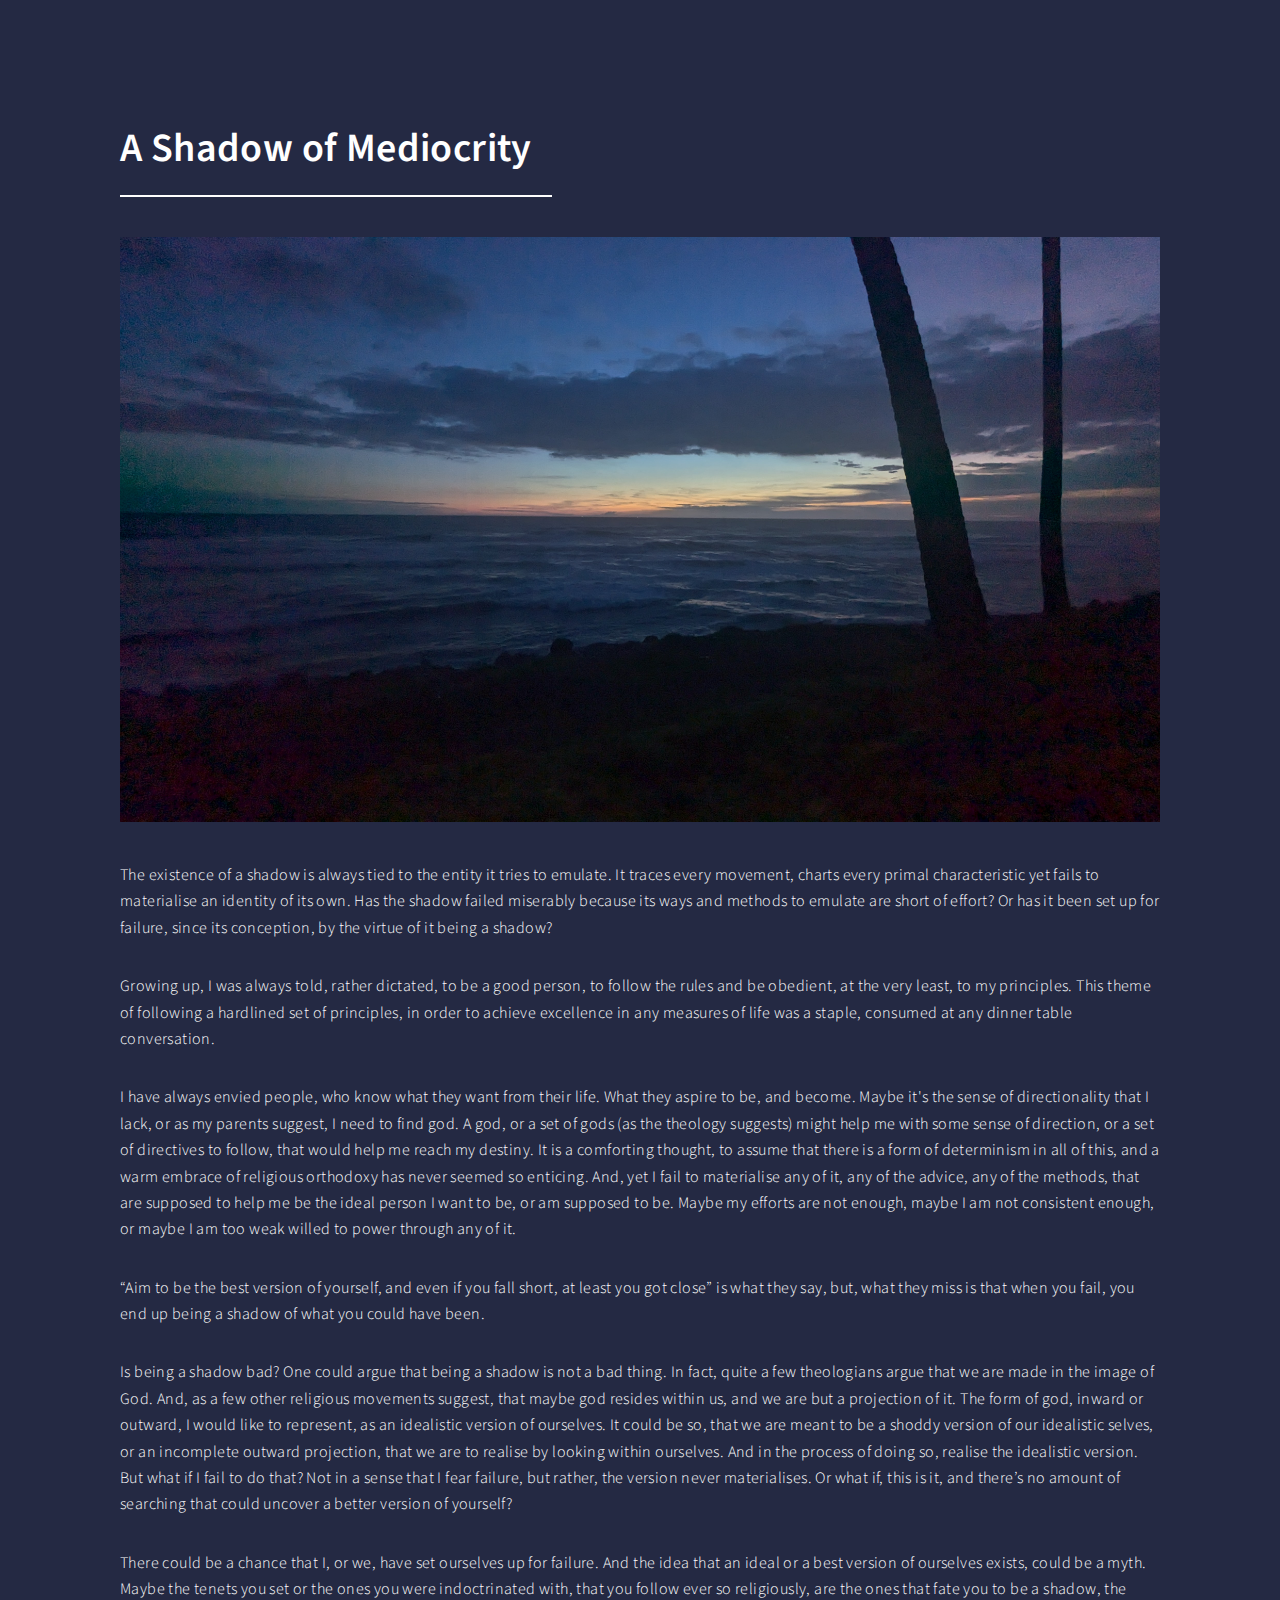
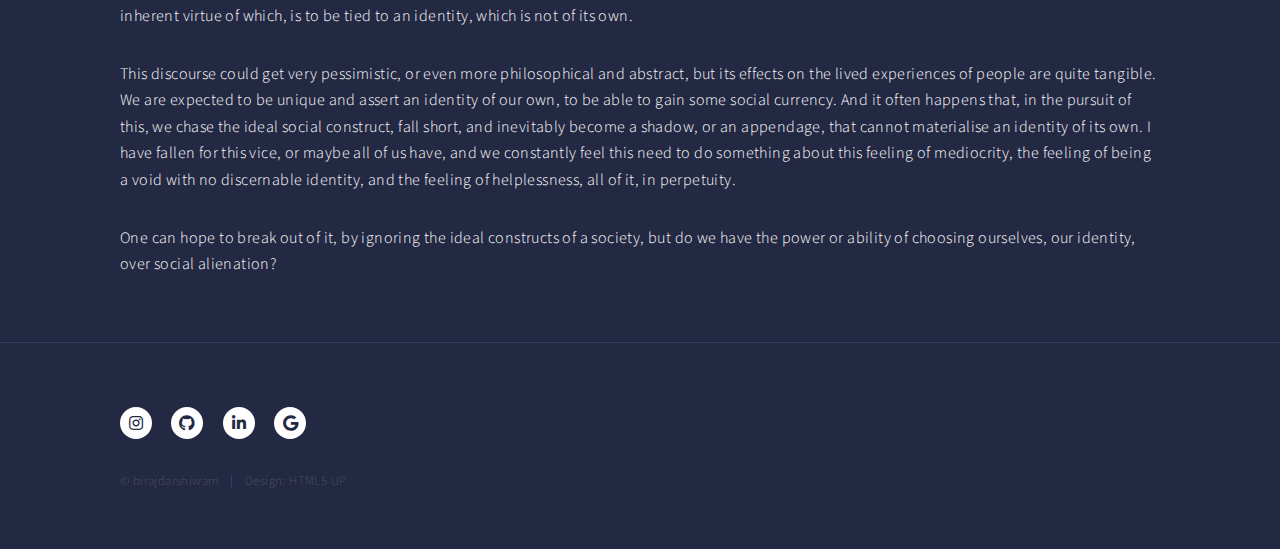
<file: ASOM.html>
<!DOCTYPE HTML>

<html>
	<head>
		<title>A Shadow of Mediocrity</title>
		<meta charset="utf-8" />
		<meta name="viewport" content="width=device-width, initial-scale=1, user-scalable=no" />
		<link rel="stylesheet" href="assets/css/main.css" />
		<noscript><link rel="stylesheet" href="assets/css/noscript.css" /></noscript>
	</head>
	<body class="is-preload">

		<!-- Wrapper-->
			<div id="wrapper">

				<!-- Header 
					<header id="header">
						<a href="index.html" class="logo"><strong>Forty</strong> <span>by HTML5 UP</span></a>
						<nav>
							<a href="#menu">Menu</a>
						</nav>
					</header> -->

				<!-- Menu 
					<nav id="menu">
						<ul class="links">
							<li><a href="index.html">Home</a></li>
							<li><a href="landing.html">Landing</a></li>
							<li><a href="generic.html">Generic</a></li>
							<li><a href="elements.html">Elements</a></li>
						</ul>
						<ul class="actions stacked">
							<li><a href="#" class="button primary fit">Get Started</a></li>
							<li><a href="#" class="button fit">Log In</a></li>
						</ul>
					</nav>-->
				<!-- Main -->
					<div id="main" class="alt">

						<!-- One -->
							<section id="one">
								<div class="inner">
									<header class="major">
										<h1>A Shadow of Mediocrity</h1>
									</header>
									<span class="image main"><img src="images/banner.jpg" alt="" /></span>
									<p>The existence of a shadow is always tied to the entity it tries to emulate. It traces every movement, charts every primal characteristic yet fails to materialise an identity of its own. Has the shadow failed miserably because its ways and methods to emulate are short of effort? Or has it been set up for failure, since its conception, by the virtue of it being a shadow? </p>
									<p>Growing up, I was always told, rather dictated, to be a good person, to follow the rules and be obedient, at the very least, to my principles. This theme of following a hardlined set of principles, in order to achieve excellence in any measures of life was a staple, consumed at any dinner table conversation. </p>
							        <p>I have always envied people, who know what they want from their life. What they aspire to be, and become. Maybe it's the sense of directionality that I lack, or as my parents suggest, I need to find god. A god, or a set of gods (as the theology suggests) might help me with some sense of direction, or a set of directives to follow, that would help me reach my destiny. It is a comforting thought, to assume that there is a form of determinism in all of this, and a warm embrace of religious orthodoxy has never seemed so enticing. 
And, yet I fail to materialise any of it, any of the advice, any of the methods, that are supposed to help me be the ideal person I want to be, or am supposed to be. Maybe my efforts are not enough, maybe I am not consistent enough, or maybe I am too weak willed to power through any of it.
</p>
<p> “Aim to be the best version of yourself, and even if you fall short, at least you got close” is what they say, but, what they miss is that when you fail, you end up being a shadow of what you could have been. </p>
<p>Is being a shadow bad? 
One could argue that being a shadow is not a bad thing. In fact, quite a few theologians argue that we are made in the image of God. And, as a few other religious movements suggest, that maybe god resides within us, and we are but a projection of it. The form of god, inward or outward, I would like to represent, as an idealistic version of ourselves.  It could be so, that we are meant to be a shoddy version of our idealistic selves, or an incomplete outward projection, that we are to realise by looking within ourselves. And in the process of doing so, realise the idealistic version. 
But what if I fail to do that? Not in a sense that I fear failure, but rather, the version never materialises. Or what if, this is it, and there’s no amount of searching that could uncover a better version of yourself? 
</p>
<p>There could be a chance that I, or we, have set ourselves up for failure. And the idea that an ideal or a best version of ourselves exists, could be a myth. Maybe the tenets you set or the ones you were indoctrinated with, that you follow ever so religiously, are the ones that fate you to be a shadow, the inherent virtue of which, is to be tied to an identity, which is not of its own.</p>
<p>
This discourse could get very pessimistic, or even more philosophical and abstract, but its effects on the lived experiences of people are quite tangible. We are expected to be unique and assert an identity of our own, to be able to gain some social currency. And it often happens that, in the pursuit of this, we chase the ideal social construct, fall short, and inevitably become a shadow, or an appendage, that cannot materialise an identity of its own. 
I have fallen for this vice, or maybe all of us have, and we constantly feel this need to do something about this feeling of mediocrity, the feeling of being a void with no discernable identity, and the feeling of helplessness, all of it, in perpetuity. 
</p> 
<p>One can hope to break out of it, by ignoring the ideal constructs of a society, but do we have the power or ability  of choosing ourselves, our identity, over social alienation?
</p>
                        </div>
							</section>

					</div>

				<!-- Contact 
					<section id="contact">
						<div class="inner">
							<section>
								<form method="post" action="#">
									<div class="fields">
										<div class="field half">
											<label for="name">Name</label>
											<input type="text" name="name" id="name" />
										</div>
										<div class="field half">
											<label for="email">Email</label>
											<input type="text" name="email" id="email" />
										</div>
										<div class="field">
											<label for="message">Message</label>
											<textarea name="message" id="message" rows="6"></textarea>
										</div>
									</div>
									<ul class="actions">
										<li><input type="submit" value="Send Message" class="primary" /></li>
										<li><input type="reset" value="Clear" /></li>
									</ul>
								</form>
							</section>
							<section class="split">
								<section>
									<div class="contact-method">
										<span class="icon solid alt fa-envelope"></span>
										<h3>Email</h3>
										<a href="#">information@untitled.tld</a>
									</div>
								</section>
								<section>
									<div class="contact-method">
										<span class="icon solid alt fa-phone"></span>
										<h3>Phone</h3>
										<span>(000) 000-0000 x12387</span>
									</div>
								</section>
								<section>
									<div class="contact-method">
										<span class="icon solid alt fa-home"></span>
										<h3>Address</h3>
										<span>1234 Somewhere Road #5432<br />
										Nashville, TN 00000<br />
										United States of America</span>
									</div>
								</section>
							</section>
						</div>
					</section> -->

				<!-- Footer -->
					<footer id="footer">
						<div class="inner">
							<ul class="icons">
								<li><a href="https://www.instagram.com/birajdarshiwam/" class="icon brands alt fa-instagram"><span class="label">Instagram</span></a></li>
								<li><a href="https://github.com/birajdarshiwam" class="icon brands alt fa-github"><span class="label">GitHub</span></a></li>
								<li><a href="https://www.linkedin.com/in/shiwam-birajdar-278053170/" class="icon brands alt fa-linkedin-in"><span class="label">LinkedIn</span></a></li>
								<li><a href="mailto:shiwambba2027@email.iimcal.ac.in" class="icon brands alt fa-google"><span class="label">Gmail</span></a></li>
							</ul>
							<ul class="copyright">
								<li>&copy; birajdarshiwam</li><li>Design: HTML5 UP</li>
							</ul>
						</div>
					</footer>

			</div>

		<!-- Scripts -->
			<script src="assets/js/jquery.min.js"></script>
			<script src="assets/js/jquery.scrolly.min.js"></script>
			<script src="assets/js/jquery.scrollex.min.js"></script>
			<script src="assets/js/browser.min.js"></script>
			<script src="assets/js/breakpoints.min.js"></script>
			<script src="assets/js/util.js"></script>
			<script src="assets/js/main.js"></script>

	</body>
</html>
</file>
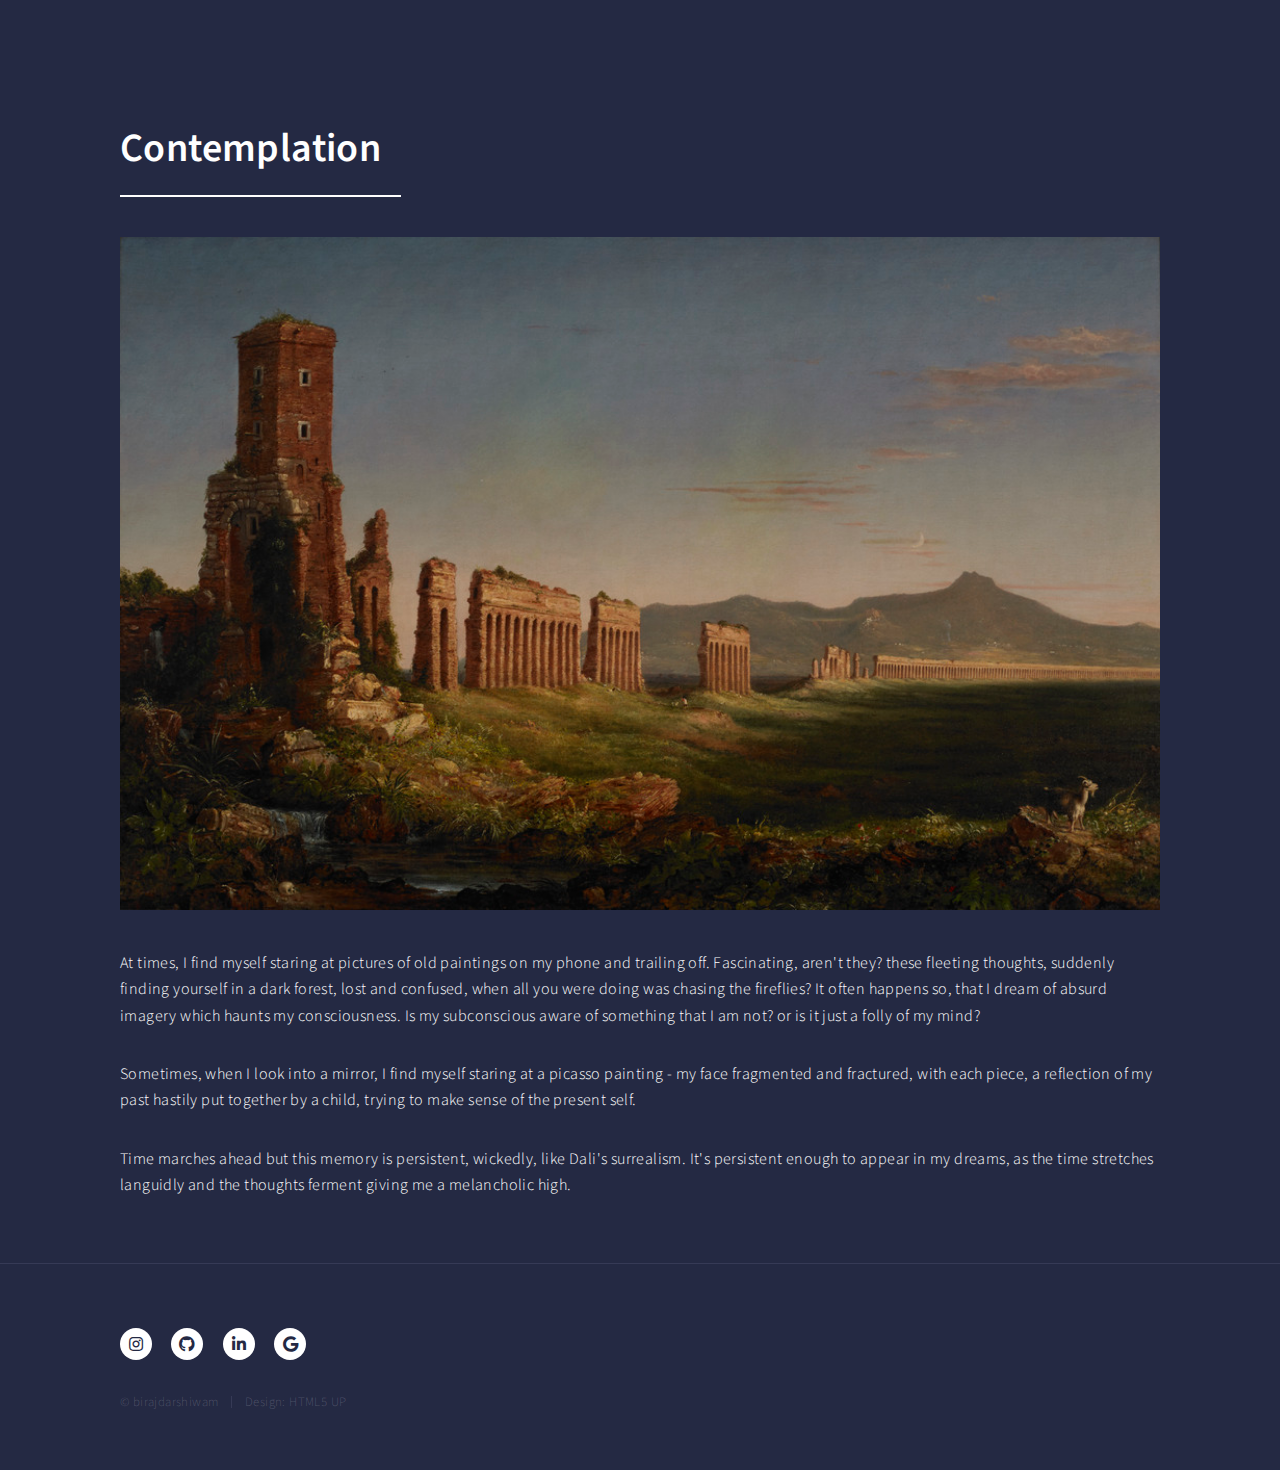
<file: cont.html>
<!DOCTYPE HTML>

<html>
	<head>
		<title>Contemplation</title>
		<meta charset="utf-8" />
		<meta name="viewport" content="width=device-width, initial-scale=1, user-scalable=no" />
		<link rel="stylesheet" href="assets/css/main.css" />
		<noscript><link rel="stylesheet" href="assets/css/noscript.css" /></noscript>
	</head>
	<body class="is-preload">

		<!-- Wrapper-->
			<div id="wrapper">

				<!-- Header 
					<header id="header">
						<a href="index.html" class="logo"><strong>Forty</strong> <span>by HTML5 UP</span></a>
						<nav>
							<a href="#menu">Menu</a>
						</nav>
					</header> -->

				<!-- Menu 
					<nav id="menu">
						<ul class="links">
							<li><a href="index.html">Home</a></li>
							<li><a href="landing.html">Landing</a></li>
							<li><a href="generic.html">Generic</a></li>
							<li><a href="elements.html">Elements</a></li>
						</ul>
						<ul class="actions stacked">
							<li><a href="#" class="button primary fit">Get Started</a></li>
							<li><a href="#" class="button fit">Log In</a></li>
						</ul>
					</nav>-->
				<!-- Main -->
					<div id="main" class="alt">

						<!-- One -->
							<section id="one">
								<div class="inner">
									<header class="major">
										<h1>Contemplation</h1>
									</header>
									<span class="image main"><img src="images/pic11.jpg" alt="" /></span>
									<p>At times, I find myself staring at pictures of old paintings on my phone and trailing off. Fascinating, aren't they? these fleeting thoughts, suddenly finding yourself in a dark forest, lost and confused, when all you were doing was chasing the fireflies? It often happens so, that I dream of absurd imagery which haunts my consciousness. Is my subconscious aware of something that I am not? or is it just a folly of my mind?</p>
									<p>Sometimes, when I look into a mirror, I find myself staring at a picasso painting - my face fragmented and fractured, with each piece, a reflection of my past hastily put together by a child, trying to make sense of the present self.</p>
									<p>Time marches ahead but this memory is persistent, wickedly, like  Dali's surrealism. It's persistent enough to appear in my dreams, as the time stretches languidly and the thoughts ferment giving me a melancholic high.</p>
								</div>
							</section>

					</div>

				<!-- Contact 
					<section id="contact">
						<div class="inner">
							<section>
								<form method="post" action="#">
									<div class="fields">
										<div class="field half">
											<label for="name">Name</label>
											<input type="text" name="name" id="name" />
										</div>
										<div class="field half">
											<label for="email">Email</label>
											<input type="text" name="email" id="email" />
										</div>
										<div class="field">
											<label for="message">Message</label>
											<textarea name="message" id="message" rows="6"></textarea>
										</div>
									</div>
									<ul class="actions">
										<li><input type="submit" value="Send Message" class="primary" /></li>
										<li><input type="reset" value="Clear" /></li>
									</ul>
								</form>
							</section>
							<section class="split">
								<section>
									<div class="contact-method">
										<span class="icon solid alt fa-envelope"></span>
										<h3>Email</h3>
										<a href="#">information@untitled.tld</a>
									</div>
								</section>
								<section>
									<div class="contact-method">
										<span class="icon solid alt fa-phone"></span>
										<h3>Phone</h3>
										<span>(000) 000-0000 x12387</span>
									</div>
								</section>
								<section>
									<div class="contact-method">
										<span class="icon solid alt fa-home"></span>
										<h3>Address</h3>
										<span>1234 Somewhere Road #5432<br />
										Nashville, TN 00000<br />
										United States of America</span>
									</div>
								</section>
							</section>
						</div>
					</section> -->

				<!-- Footer -->
					<footer id="footer">
						<div class="inner">
							<ul class="icons">
								<li><a href="https://www.instagram.com/birajdarshiwam/" class="icon brands alt fa-instagram"><span class="label">Instagram</span></a></li>
								<li><a href="https://github.com/birajdarshiwam" class="icon brands alt fa-github"><span class="label">GitHub</span></a></li>
								<li><a href="https://www.linkedin.com/in/shiwam-birajdar-278053170/" class="icon brands alt fa-linkedin-in"><span class="label">LinkedIn</span></a></li>
								<li><a href="mailto:shiwambba2027@email.iimcal.ac.in" class="icon brands alt fa-google"><span class="label">Gmail</span></a></li>
							</ul>
							<ul class="copyright">
								<li>&copy; birajdarshiwam</li><li>Design: HTML5 UP</li>
							</ul>
						</div>
					</footer>

			</div>

		<!-- Scripts -->
			<script src="assets/js/jquery.min.js"></script>
			<script src="assets/js/jquery.scrolly.min.js"></script>
			<script src="assets/js/jquery.scrollex.min.js"></script>
			<script src="assets/js/browser.min.js"></script>
			<script src="assets/js/breakpoints.min.js"></script>
			<script src="assets/js/util.js"></script>
			<script src="assets/js/main.js"></script>

	</body>
</html>
</file>
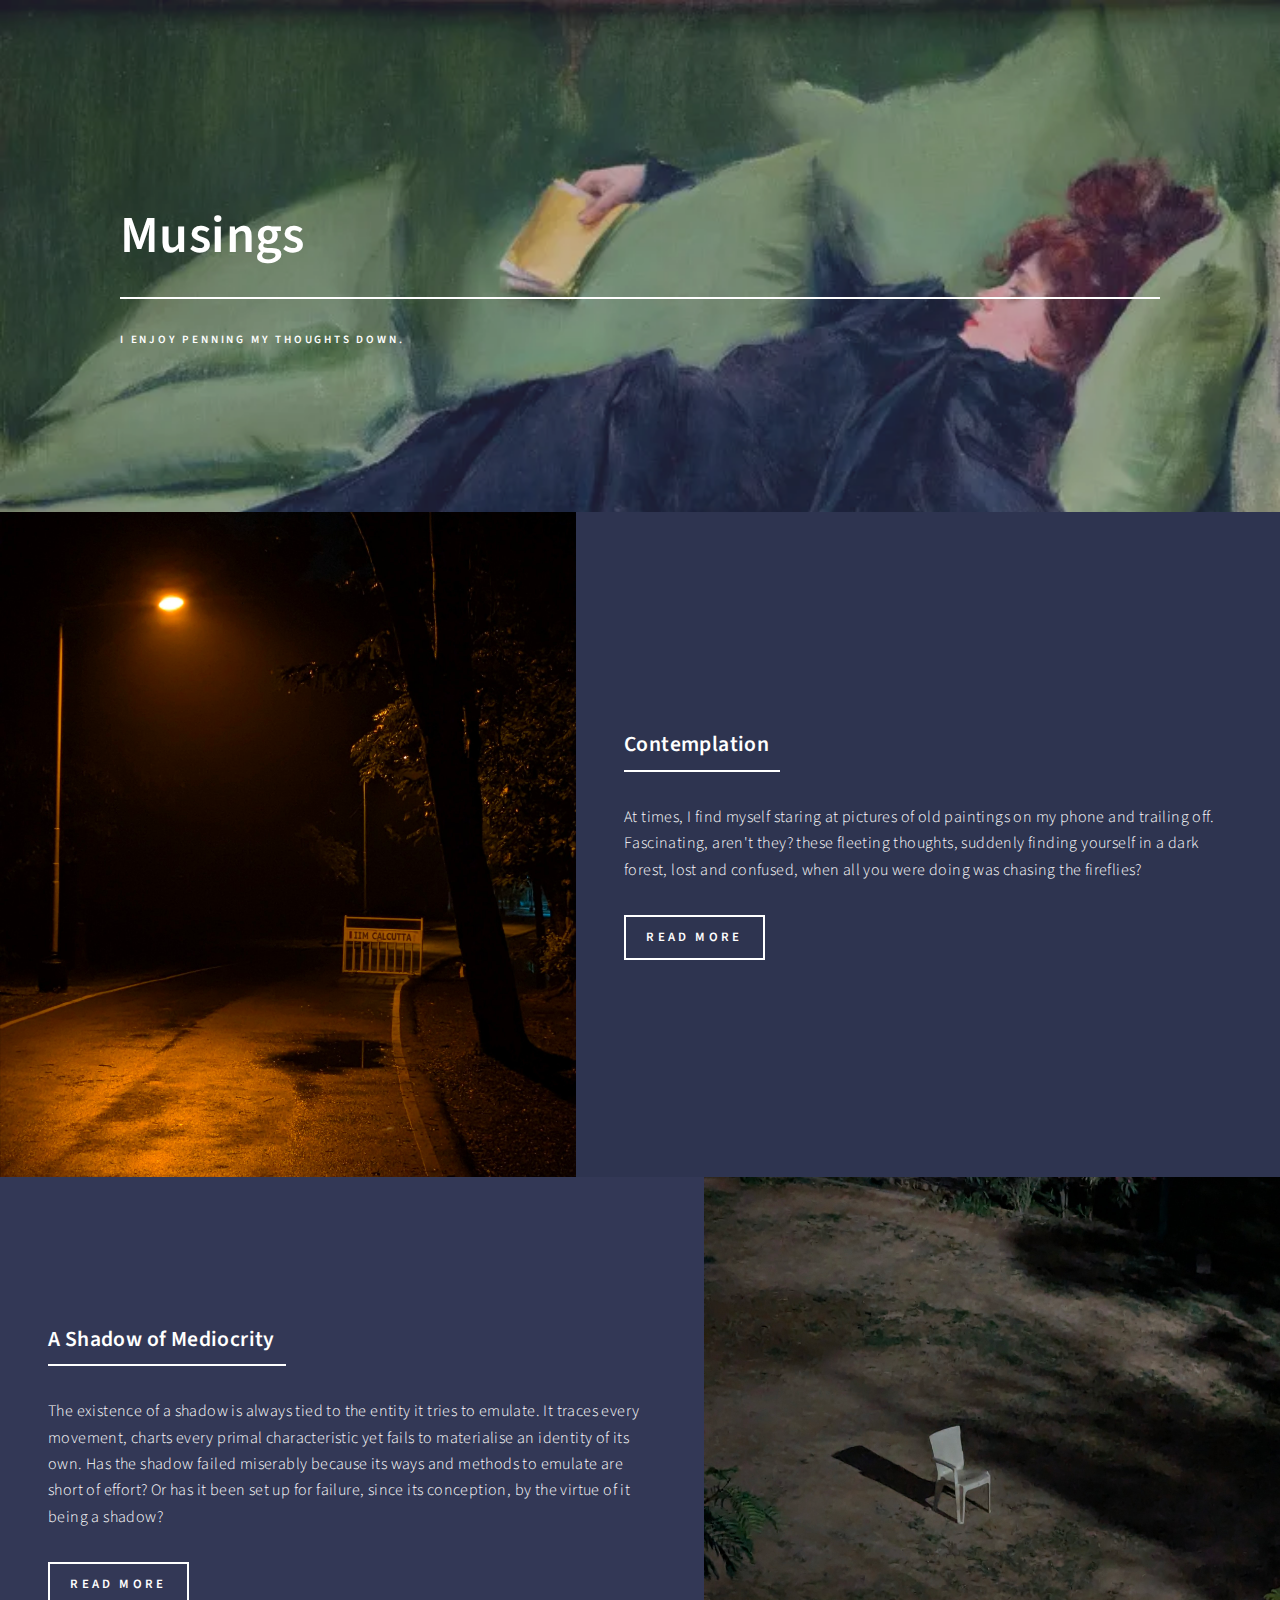
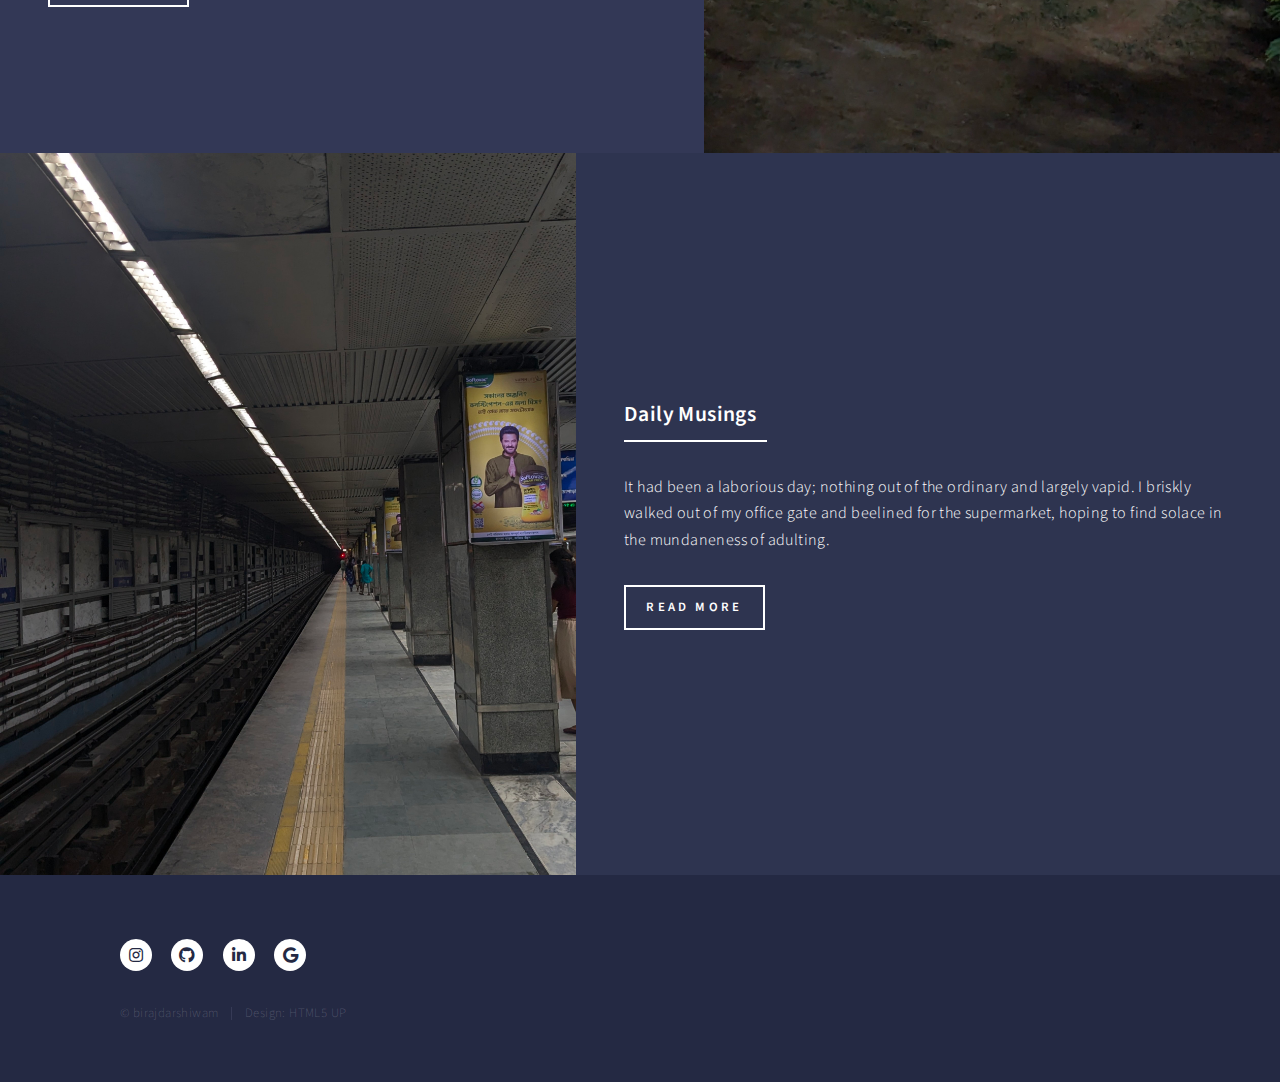
<file: landing.html>
<!DOCTYPE HTML>

<html>
	<head>
		<title>Musings</title>
		<meta charset="utf-8" />
		<meta name="viewport" content="width=device-width, initial-scale=1, user-scalable=no" />
		<link rel="stylesheet" href="assets/css/main.css" />
		<noscript><link rel="stylesheet" href="assets/css/noscript.css" /></noscript>
	</head>
	<body class="is-preload"> 

		
			<div id="wrapper">

				<!-- Header -->
				<!-- Note: The "styleN" class below should match that of the banner element. -->
					<!--<header id="header" class="alt style2">
						<a href="index.html" class="logo"><strong>Forty</strong> <span>by HTML5 UP</span></a>
						<nav>
							<a href="#menu">Menu</a>
						</nav>
					</header>

				<!-- Menu -->
					<!--<nav id="menu">
						<ul class="links">
							<li><a href="index.html">Home</a></li>
							<li><a href="landing.html">Landing</a></li>
							<li><a href="generic.html">Generic</a></li>
							<li><a href="elements.html">Elements</a></li>
						</ul>
						<ul class="actions stacked">
							<li><a href="#" class="button primary fit">Get Started</a></li>
							<li><a href="#" class="button fit">Log In</a></li>
						</ul>
					</nav> -->

				<!-- Banner -->
				<!-- Note: The "styleN" class below should match that of the header element. -->
					<section id="banner" class="style2">
						<div class="inner">
							<span class="image">
								<img src="images/pic07.webp" alt="" />
							</span>
							<header class="major">
								<h1>Musings</h1>
							</header>
							<div class="content">
								<p>I enjoy penning my thoughts down.</p>
							</div>
						</div>
					</section>

				<!-- Main -->
					<div id="main">

						<!-- One 
							<section id="one">
								<div class="inner">
									<header class="major">
										<h2>Sed amet aliquam</h2>
									</header>
									<p>Nullam et orci eu lorem consequat tincidunt vivamus et sagittis magna sed nunc rhoncus condimentum sem. In efficitur ligula tate urna. Maecenas massa vel lacinia pellentesque lorem ipsum dolor. Nullam et orci eu lorem consequat tincidunt. Vivamus et sagittis libero. Nullam et orci eu lorem consequat tincidunt vivamus et sagittis magna sed nunc rhoncus condimentum sem. In efficitur ligula tate urna.</p>
								</div>
							</section>-->

						<!-- Two -->
							<section id="two" class="spotlights">
								<section>
									<a href="cont.html" class="image">
										<img src="images/pic07.jpg" alt="" data-position="center center" />
									</a>
									<div class="content">
										<div class="inner">
											<header class="major">
												<h3>Contemplation</h3>
											</header>
											<p>At times, I find myself staring at pictures of old paintings on my phone and trailing off. Fascinating, aren't they? these fleeting thoughts, suddenly finding yourself in a dark forest, lost and confused, when all you were doing was chasing the fireflies?</p>
											<ul class="actions">
												<li><a href="cont.html" class="button">Read more</a></li>
											</ul>
										</div>
									</div>
								</section>
								<section>
									<a href="ASOM.html" class="image">
										<img src="images/pic09.jpg" alt="" data-position="top center" />
									</a>
									<div class="content">
										<div class="inner">
											<header class="major">
												<h3>A Shadow of Mediocrity</h3>
											</header>
											<p>The existence of a shadow is always tied to the entity it tries to emulate. It traces every movement, charts every primal characteristic yet fails to materialise an identity of its own. Has the shadow failed miserably because its ways and methods to emulate are short of effort? Or has it been set up for failure, since its conception, by the virtue of it being a shadow?</p>
											<ul class="actions">
												<li><a href="ASOM.html" class="button">Read more</a></li>
											</ul>
										</div>
									</div>
								</section>
								<section>
									<a href="muse.html" class="image">
										<img src="images/pic10.jpg" alt="" data-position="25% 25%" />
									</a>
									<div class="content">
										<div class="inner">
											<header class="major">
												<h3>Daily Musings</h3>
											</header>
											<p>It had been a laborious day; nothing out of the ordinary and largely vapid. I briskly walked out of my office gate and beelined for the supermarket, hoping to find solace in the mundaneness of adulting.</p>
											<ul class="actions">
												<li><a href="muse.html" class="button">Read more</a></li>
											</ul>
										</div>
									</div>
								</section>
							</section>

						<!-- Three 
							<section id="three">
								<div class="inner">
									<header class="major">
										<h2>Massa libero</h2>
									</header>
									<p>Nullam et orci eu lorem consequat tincidunt vivamus et sagittis libero. Mauris aliquet magna magna sed nunc rhoncus pharetra. Pellentesque condimentum sem. In efficitur ligula tate urna. Maecenas laoreet massa vel lacinia pellentesque lorem ipsum dolor. Nullam et orci eu lorem consequat tincidunt. Vivamus et sagittis libero. Mauris aliquet magna magna sed nunc rhoncus amet pharetra et feugiat tempus.</p>
									<ul class="actions">
										<li><a href="generic.html" class="button next">Get Started</a></li>
									</ul>
								</div>
							</section> -->

					</div>

				<!-- Contact 
					<section id="contact">
						<div class="inner">
							<section>
								<form method="post" action="#">
									<div class="fields">
										<div class="field half">
											<label for="name">Name</label>
											<input type="text" name="name" id="name" />
										</div>
										<div class="field half">
											<label for="email">Email</label>
											<input type="text" name="email" id="email" />
										</div>
										<div class="field">
											<label for="message">Message</label>
											<textarea name="message" id="message" rows="6"></textarea>
										</div>
									</div>
									<ul class="actions">
										<li><input type="submit" value="Send Message" class="primary" /></li>
										<li><input type="reset" value="Clear" /></li>
									</ul>
								</form>
							</section>
							<section class="split">
								<section>
									<div class="contact-method">
										<span class="icon solid alt fa-envelope"></span>
										<h3>Email</h3>
										<a href="#">information@untitled.tld</a>
									</div>
								</section>
								<section>
									<div class="contact-method">
										<span class="icon solid alt fa-phone"></span>
										<h3>Phone</h3>
										<span>(000) 000-0000 x12387</span>
									</div>
								</section>
								<section>
									<div class="contact-method">
										<span class="icon solid alt fa-home"></span>
										<h3>Address</h3>
										<span>1234 Somewhere Road #5432<br />
										Nashville, TN 00000<br />
										United States of America</span>
									</div>
								</section>
							</section>
						</div>
					</section> -->

				<!-- Footer -->
					<footer id="footer">
						<div class="inner">
							<ul class="icons">
								<li><a href="https://www.instagram.com/birajdarshiwam/" class="icon brands alt fa-instagram"><span class="label">Instagram</span></a></li>
								<li><a href="https://github.com/birajdarshiwam" class="icon brands alt fa-github"><span class="label">GitHub</span></a></li>
								<li><a href="https://www.linkedin.com/in/shiwam-birajdar-278053170/" class="icon brands alt fa-linkedin-in"><span class="label">LinkedIn</span></a></li>
								<li><a href="mailto:shiwambba2027@email.iimcal.ac.in" class="icon brands alt fa-google"><span class="label">Gmail</span></a></li>
							</ul>
							<ul class="copyright">
								<li>&copy; birajdarshiwam</li><li>Design: HTML5 UP</li>
							</ul>
						</div>
					</footer>

			</div>

		<!-- Scripts -->
			<script src="assets/js/jquery.min.js"></script>
			<script src="assets/js/jquery.scrolly.min.js"></script>
			<script src="assets/js/jquery.scrollex.min.js"></script>
			<script src="assets/js/browser.min.js"></script>
			<script src="assets/js/breakpoints.min.js"></script>
			<script src="assets/js/util.js"></script>
			<script src="assets/js/main.js"></script>

	</body>
</html>
</file>
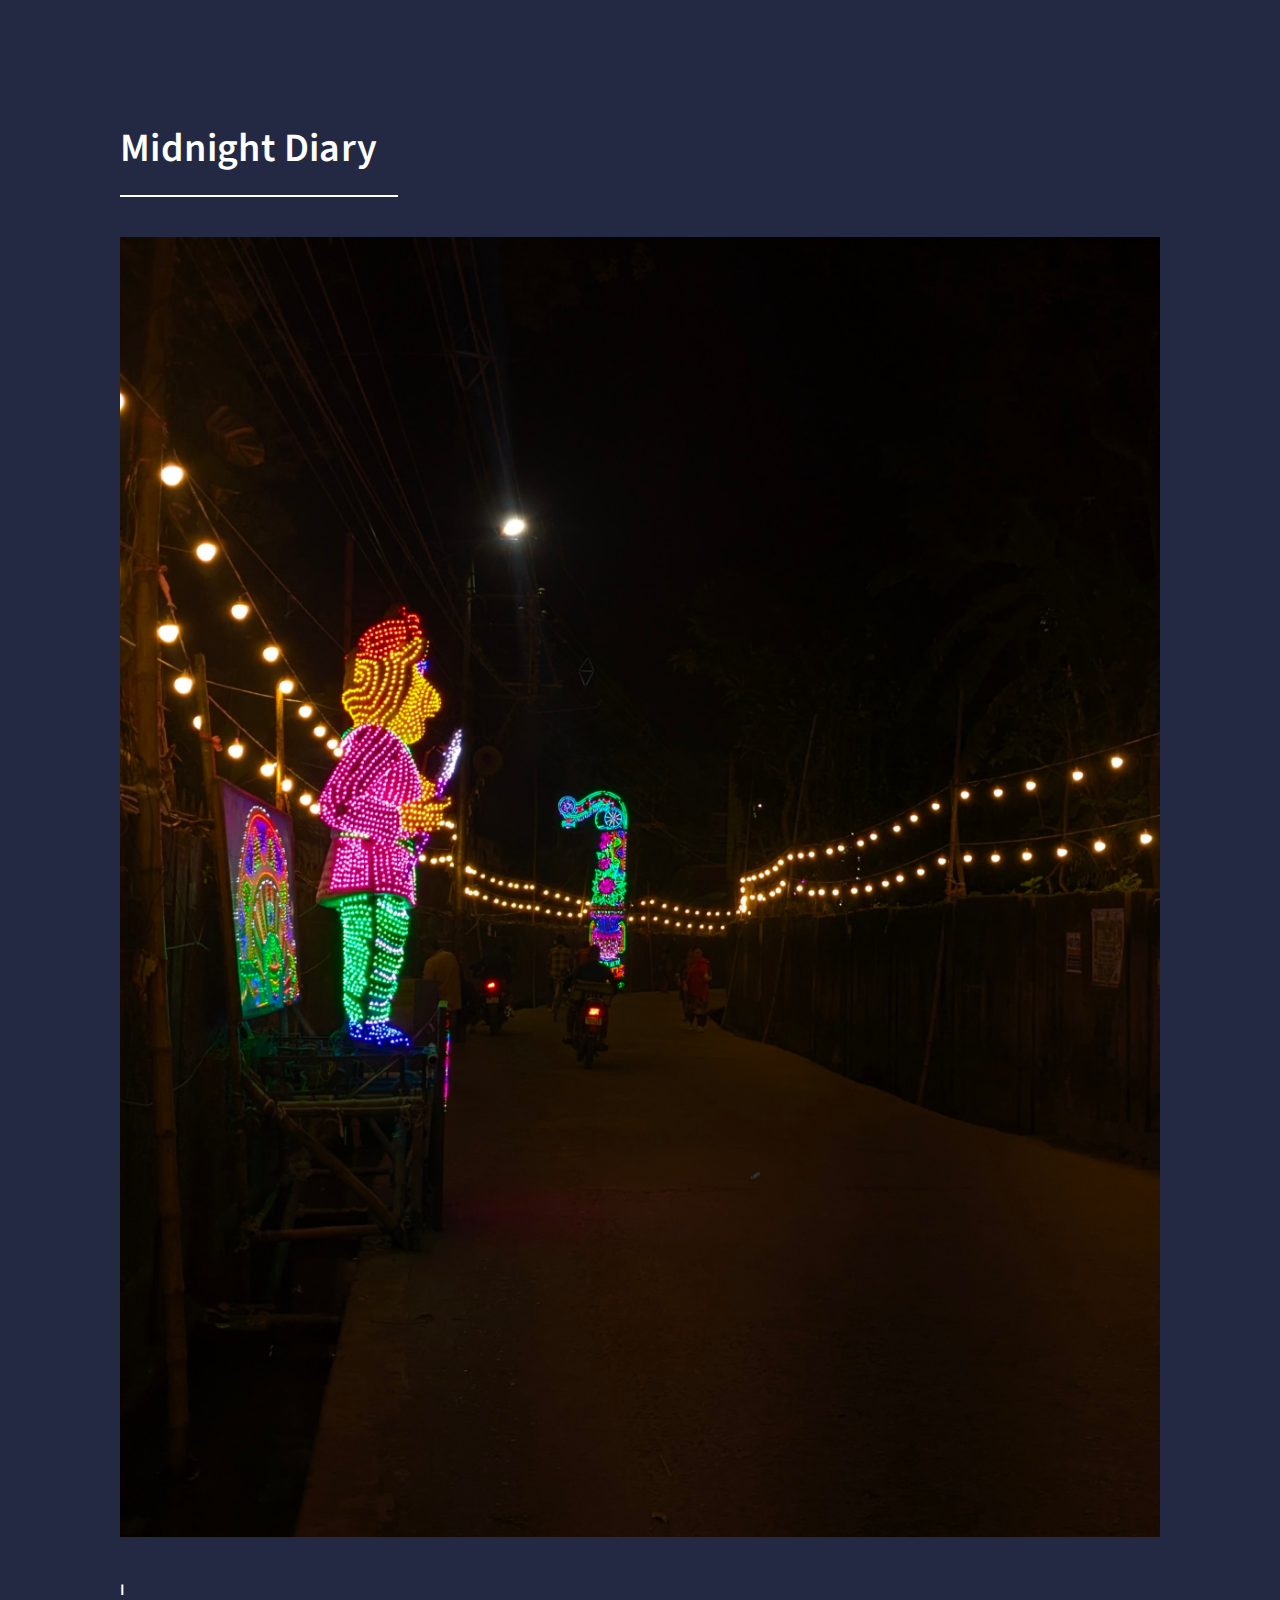
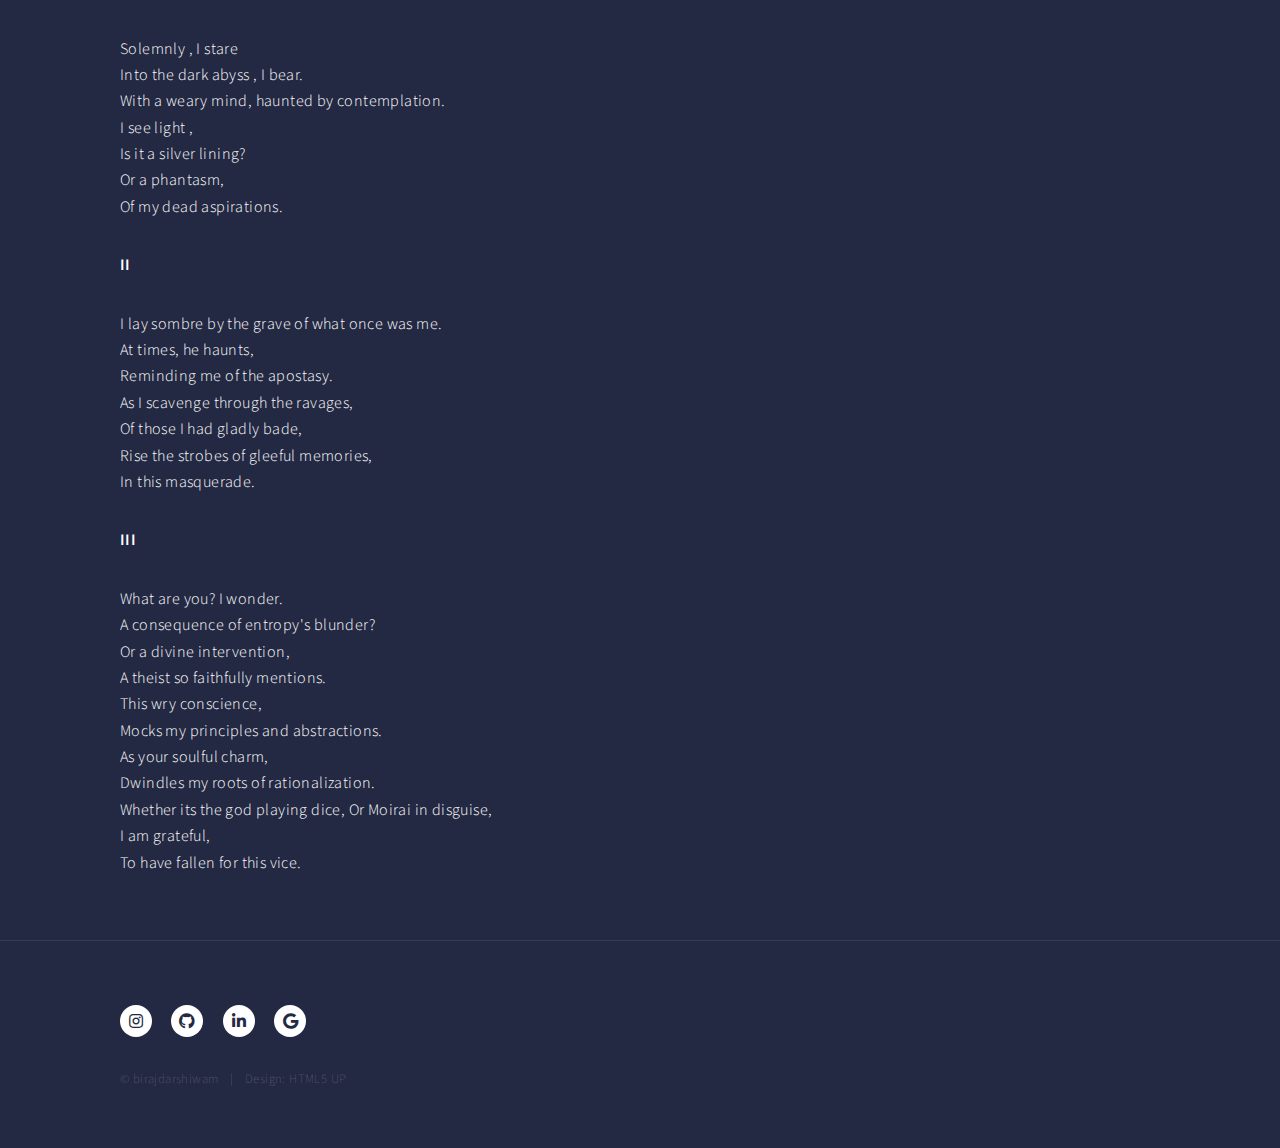
<file: MD.html>
<!DOCTYPE HTML>

<html>
	<head>
		<title>Midnight Diary</title>
		<meta charset="utf-8" />
		<meta name="viewport" content="width=device-width, initial-scale=1, user-scalable=no" />
		<link rel="stylesheet" href="assets/css/main.css" />
		<noscript><link rel="stylesheet" href="assets/css/noscript.css" /></noscript>
	</head>
	<body class="is-preload">

		<!-- Wrapper-->
			<div id="wrapper">

				<!-- Header 
					<header id="header">
						<a href="index.html" class="logo"><strong>Forty</strong> <span>by HTML5 UP</span></a>
						<nav>
							<a href="#menu">Menu</a>
						</nav>
					</header> -->

				<!-- Menu 
					<nav id="menu">
						<ul class="links">
							<li><a href="index.html">Home</a></li>
							<li><a href="landing.html">Landing</a></li>
							<li><a href="generic.html">Generic</a></li>
							<li><a href="elements.html">Elements</a></li>
						</ul>
						<ul class="actions stacked">
							<li><a href="#" class="button primary fit">Get Started</a></li>
							<li><a href="#" class="button fit">Log In</a></li>
						</ul>
					</nav>-->
				<!-- Main -->
					<div id="main" class="alt">

						<!-- One -->
							<section id="one">
								<div class="inner">
									<header class="major">
										<h1>Midnight Diary</h1>
									</header>
									<span class="image main"><img src="images/night.jpg" alt="" /></span>
									<p><b>I</b></p>
									<p>Solemnly , I stare <br>Into the dark abyss , I bear.<br> With a weary mind,  haunted by contemplation.<br> I see light ,<br>Is it a silver lining?<br>Or a phantasm,<br>Of my dead aspirations.</p>
                                    <p><b>II</b></p>
									<p>I lay sombre by the grave of what once was me.<br>At times, he haunts,<br>Reminding me of the apostasy.<br>As I scavenge through the ravages,<br>Of those I had gladly bade,<br>Rise the strobes of gleeful memories,<br>In this masquerade.</p>
									<p><b>III</b></p>
									<p>What are you? I wonder.<br>
A consequence of entropy's blunder?<br> Or a divine intervention,<br>
A theist so faithfully mentions.<br> This wry conscience,<br>
Mocks my principles and abstractions. <br>As your soulful charm,<br>
Dwindles my roots of rationalization. <br>Whether its the god playing dice, Or Moirai in disguise,<br>
I am grateful,<br>
To have fallen for this vice.<br></p>
								</div>
							</section>

					</div>

				<!-- Contact 
					<section id="contact">
						<div class="inner">
							<section>
								<form method="post" action="#">
									<div class="fields">
										<div class="field half">
											<label for="name">Name</label>
											<input type="text" name="name" id="name" />
										</div>
										<div class="field half">
											<label for="email">Email</label>
											<input type="text" name="email" id="email" />
										</div>
										<div class="field">
											<label for="message">Message</label>
											<textarea name="message" id="message" rows="6"></textarea>
										</div>
									</div>
									<ul class="actions">
										<li><input type="submit" value="Send Message" class="primary" /></li>
										<li><input type="reset" value="Clear" /></li>
									</ul>
								</form>
							</section>
							<section class="split">
								<section>
									<div class="contact-method">
										<span class="icon solid alt fa-envelope"></span>
										<h3>Email</h3>
										<a href="#">information@untitled.tld</a>
									</div>
								</section>
								<section>
									<div class="contact-method">
										<span class="icon solid alt fa-phone"></span>
										<h3>Phone</h3>
										<span>(000) 000-0000 x12387</span>
									</div>
								</section>
								<section>
									<div class="contact-method">
										<span class="icon solid alt fa-home"></span>
										<h3>Address</h3>
										<span>1234 Somewhere Road #5432<br />
										Nashville, TN 00000<br />
										United States of America</span>
									</div>
								</section>
							</section>
						</div>
					</section> -->

				<!-- Footer -->
					<footer id="footer">
						<div class="inner">
							<ul class="icons">
								<li><a href="https://www.instagram.com/birajdarshiwam/" class="icon brands alt fa-instagram"><span class="label">Instagram</span></a></li>
								<li><a href="https://github.com/birajdarshiwam" class="icon brands alt fa-github"><span class="label">GitHub</span></a></li>
								<li><a href="https://www.linkedin.com/in/shiwam-birajdar-278053170/" class="icon brands alt fa-linkedin-in"><span class="label">LinkedIn</span></a></li>
								<li><a href="mailto:shiwambba2027@email.iimcal.ac.in" class="icon brands alt fa-google"><span class="label">Gmail</span></a></li>
							</ul>
							<ul class="copyright">
								<li>&copy; birajdarshiwam</li><li>Design: HTML5 UP</li>
							</ul>
						</div>
					</footer>

			</div>

		<!-- Scripts -->
			<script src="assets/js/jquery.min.js"></script>
			<script src="assets/js/jquery.scrolly.min.js"></script>
			<script src="assets/js/jquery.scrollex.min.js"></script>
			<script src="assets/js/browser.min.js"></script>
			<script src="assets/js/breakpoints.min.js"></script>
			<script src="assets/js/util.js"></script>
			<script src="assets/js/main.js"></script>

	</body>
</html>
</file>
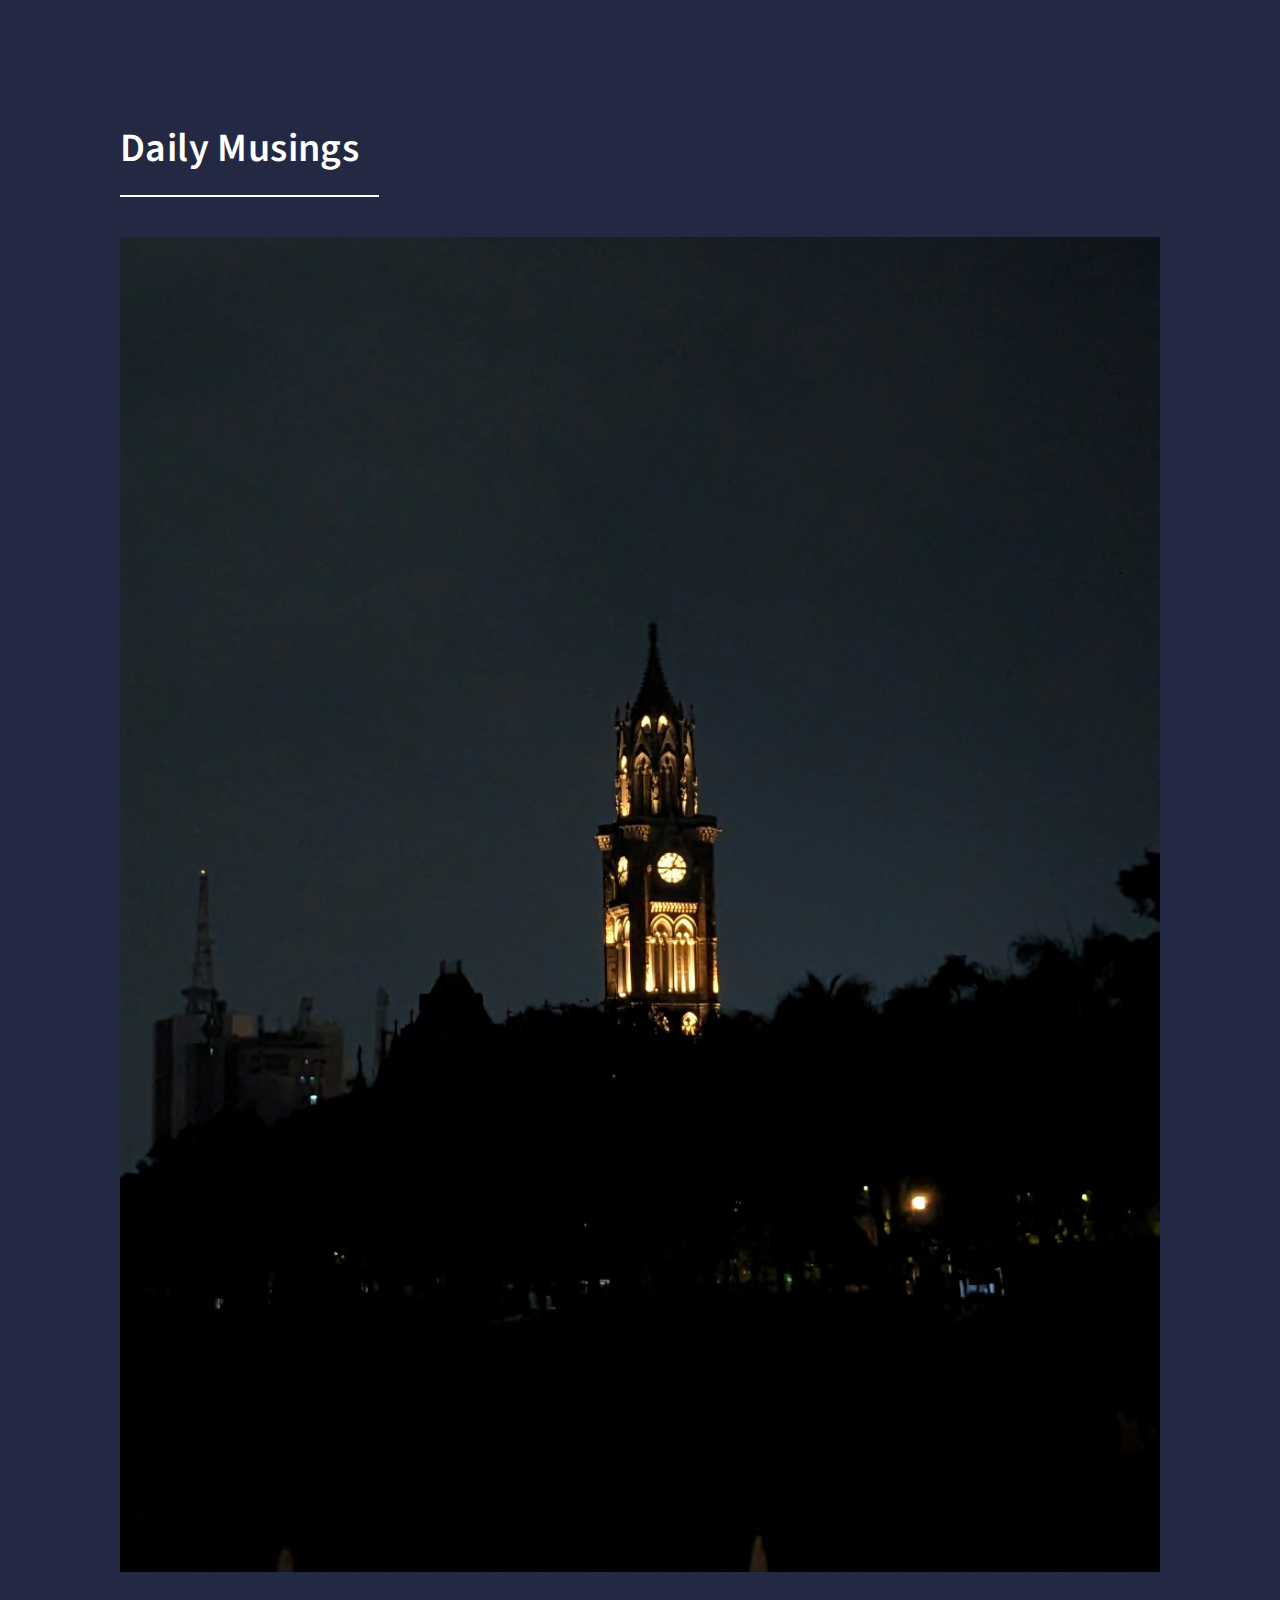
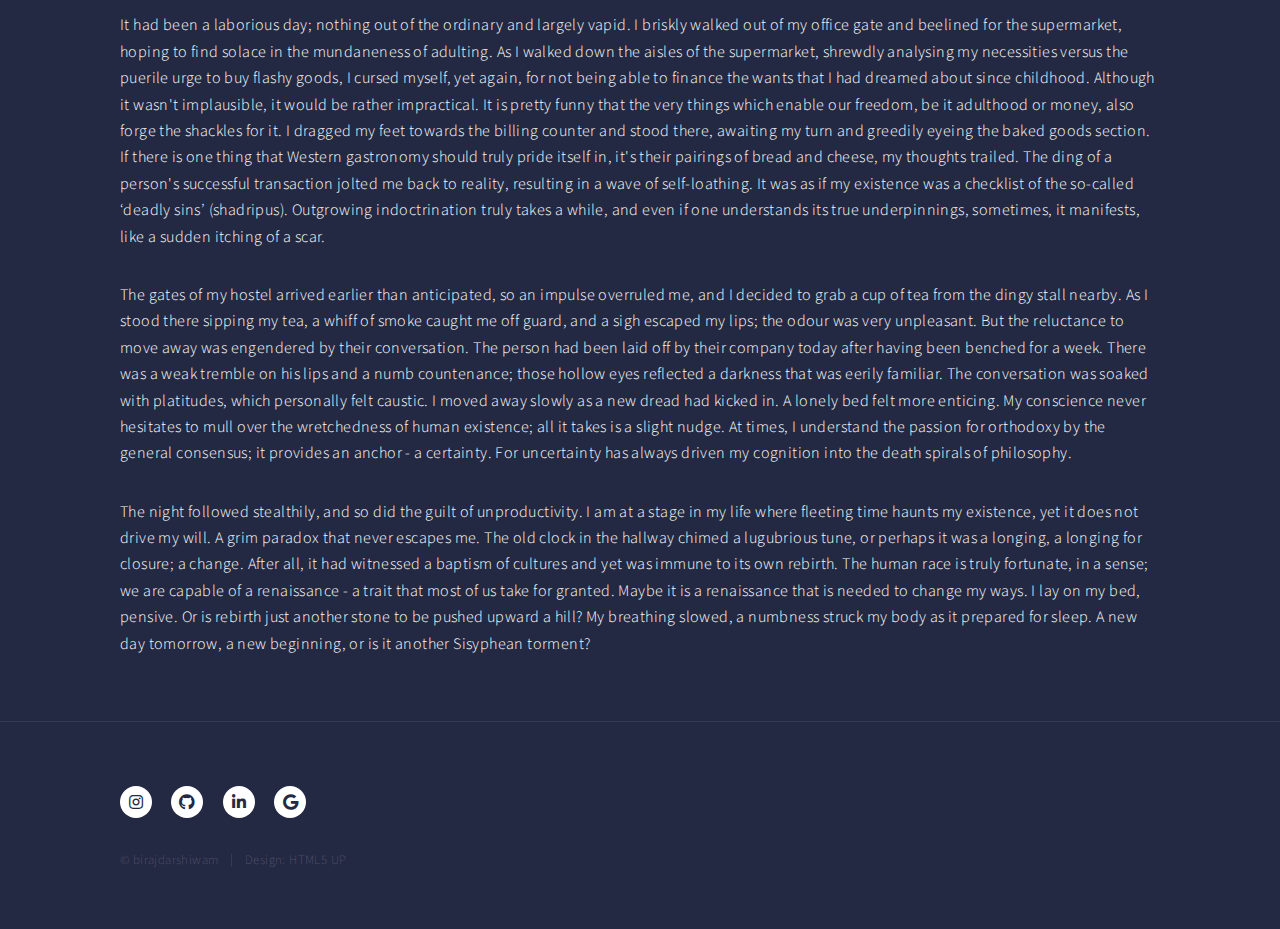
<file: muse.html>
<!DOCTYPE HTML>

<html>
	<head>
		<title>Daily Musings</title>
		<meta charset="utf-8" />
		<meta name="viewport" content="width=device-width, initial-scale=1, user-scalable=no" />
		<link rel="stylesheet" href="assets/css/main.css" />
		<noscript><link rel="stylesheet" href="assets/css/noscript.css" /></noscript>
	</head>
	<body class="is-preload">

		<!-- Wrapper-->
			<div id="wrapper">

				<!-- Header 
					<header id="header">
						<a href="index.html" class="logo"><strong>Forty</strong> <span>by HTML5 UP</span></a>
						<nav>
							<a href="#menu">Menu</a>
						</nav>
					</header> -->

				<!-- Menu 
					<nav id="menu">
						<ul class="links">
							<li><a href="index.html">Home</a></li>
							<li><a href="landing.html">Landing</a></li>
							<li><a href="generic.html">Generic</a></li>
							<li><a href="elements.html">Elements</a></li>
						</ul>
						<ul class="actions stacked">
							<li><a href="#" class="button primary fit">Get Started</a></li>
							<li><a href="#" class="button fit">Log In</a></li>
						</ul>
					</nav>-->
				<!-- Main -->
					<div id="main" class="alt">

						<!-- One -->
							<section id="one">
								<div class="inner">
									<header class="major">
										<h1>Daily Musings</h1>
									</header>
									<span class="image main"><img src="images/new.jpg" alt="" /></span>
									<p>It had been a laborious day; nothing out of the ordinary and largely vapid. I briskly walked out of my office gate and beelined for the supermarket, hoping to find solace in the mundaneness of adulting. As I walked down the aisles of the supermarket, shrewdly analysing my necessities versus the puerile urge to buy flashy goods, I cursed myself, yet again, for not being able to finance the wants that I had dreamed about since childhood. Although it wasn't implausible, it would be rather impractical. It is pretty funny  that the very things which enable our freedom, be it adulthood or money, also forge the shackles for it. I dragged my feet towards the billing counter and stood there, awaiting my turn and greedily eyeing the baked goods section. If there is one thing that Western gastronomy should truly pride itself in, it's their pairings of bread and cheese, my thoughts trailed. The ding of a person's successful transaction jolted me back to reality, resulting in a wave of self-loathing. It was as if my existence was a checklist of the so-called ‘deadly sins’ (shadripus). Outgrowing indoctrination truly takes a while, and even if one understands its true underpinnings, sometimes, it manifests, like a sudden itching of a scar.</p>
									<p>The gates of my hostel arrived earlier than anticipated, so an impulse overruled me, and I decided to grab a cup of tea from the dingy stall nearby. As I stood there sipping my tea, a whiff of smoke caught me off guard, and a sigh escaped my lips; the odour was very unpleasant. But the reluctance to move away was engendered by their conversation. The person had been laid off by their company today after having been benched for a week. There was a weak tremble on his lips and a numb countenance; those hollow eyes reflected a darkness that was eerily familiar. The conversation was soaked with platitudes, which personally felt caustic. I moved away slowly as a new dread had kicked in. A lonely bed felt more enticing. My conscience never hesitates to mull over the wretchedness of human existence; all it takes is a slight nudge. At times, I understand the passion for orthodoxy by the general consensus; it provides an anchor - a certainty. For uncertainty has always driven my cognition into the death spirals of philosophy.</p>
									<p>The night followed stealthily, and so did the guilt of unproductivity. I am at a stage in my life where fleeting time haunts my existence, yet it does not drive my will. A grim paradox that never escapes me. The old clock in the hallway chimed a lugubrious tune, or perhaps it was a longing, a longing for closure; a change. After all, it had witnessed a baptism of cultures and yet was immune to its own rebirth. The human race is truly fortunate, in a sense; we are capable of a renaissance - a trait that most of us take for granted. Maybe it is a renaissance that is needed to change my ways. I lay on my bed, pensive. Or is rebirth just another stone to be pushed upward a hill? My breathing slowed, a numbness struck my body as it prepared for sleep. A new day tomorrow, a new beginning, or is it another Sisyphean torment?
</p>
								</div>
							</section>

					</div>

				<!-- Contact 
					<section id="contact">
						<div class="inner">
							<section>
								<form method="post" action="#">
									<div class="fields">
										<div class="field half">
											<label for="name">Name</label>
											<input type="text" name="name" id="name" />
										</div>
										<div class="field half">
											<label for="email">Email</label>
											<input type="text" name="email" id="email" />
										</div>
										<div class="field">
											<label for="message">Message</label>
											<textarea name="message" id="message" rows="6"></textarea>
										</div>
									</div>
									<ul class="actions">
										<li><input type="submit" value="Send Message" class="primary" /></li>
										<li><input type="reset" value="Clear" /></li>
									</ul>
								</form>
							</section>
							<section class="split">
								<section>
									<div class="contact-method">
										<span class="icon solid alt fa-envelope"></span>
										<h3>Email</h3>
										<a href="#">information@untitled.tld</a>
									</div>
								</section>
								<section>
									<div class="contact-method">
										<span class="icon solid alt fa-phone"></span>
										<h3>Phone</h3>
										<span>(000) 000-0000 x12387</span>
									</div>
								</section>
								<section>
									<div class="contact-method">
										<span class="icon solid alt fa-home"></span>
										<h3>Address</h3>
										<span>1234 Somewhere Road #5432<br />
										Nashville, TN 00000<br />
										United States of America</span>
									</div>
								</section>
							</section>
						</div>
					</section> -->

				<!-- Footer -->
					<footer id="footer">
						<div class="inner">
							<ul class="icons">
								<li><a href="https://www.instagram.com/birajdarshiwam/" class="icon brands alt fa-instagram"><span class="label">Instagram</span></a></li>
								<li><a href="https://github.com/birajdarshiwam" class="icon brands alt fa-github"><span class="label">GitHub</span></a></li>
								<li><a href="https://www.linkedin.com/in/shiwam-birajdar-278053170/" class="icon brands alt fa-linkedin-in"><span class="label">LinkedIn</span></a></li>
								<li><a href="mailto:shiwambba2027@email.iimcal.ac.in" class="icon brands alt fa-google"><span class="label">Gmail</span></a></li>
							</ul>
							<ul class="copyright">
								<li>&copy; birajdarshiwam</li><li>Design: HTML5 UP</li>
							</ul>
						</div>
					</footer>

			</div>

		<!-- Scripts -->
			<script src="assets/js/jquery.min.js"></script>
			<script src="assets/js/jquery.scrolly.min.js"></script>
			<script src="assets/js/jquery.scrollex.min.js"></script>
			<script src="assets/js/browser.min.js"></script>
			<script src="assets/js/breakpoints.min.js"></script>
			<script src="assets/js/util.js"></script>
			<script src="assets/js/main.js"></script>

	</body>
</html>
</file>
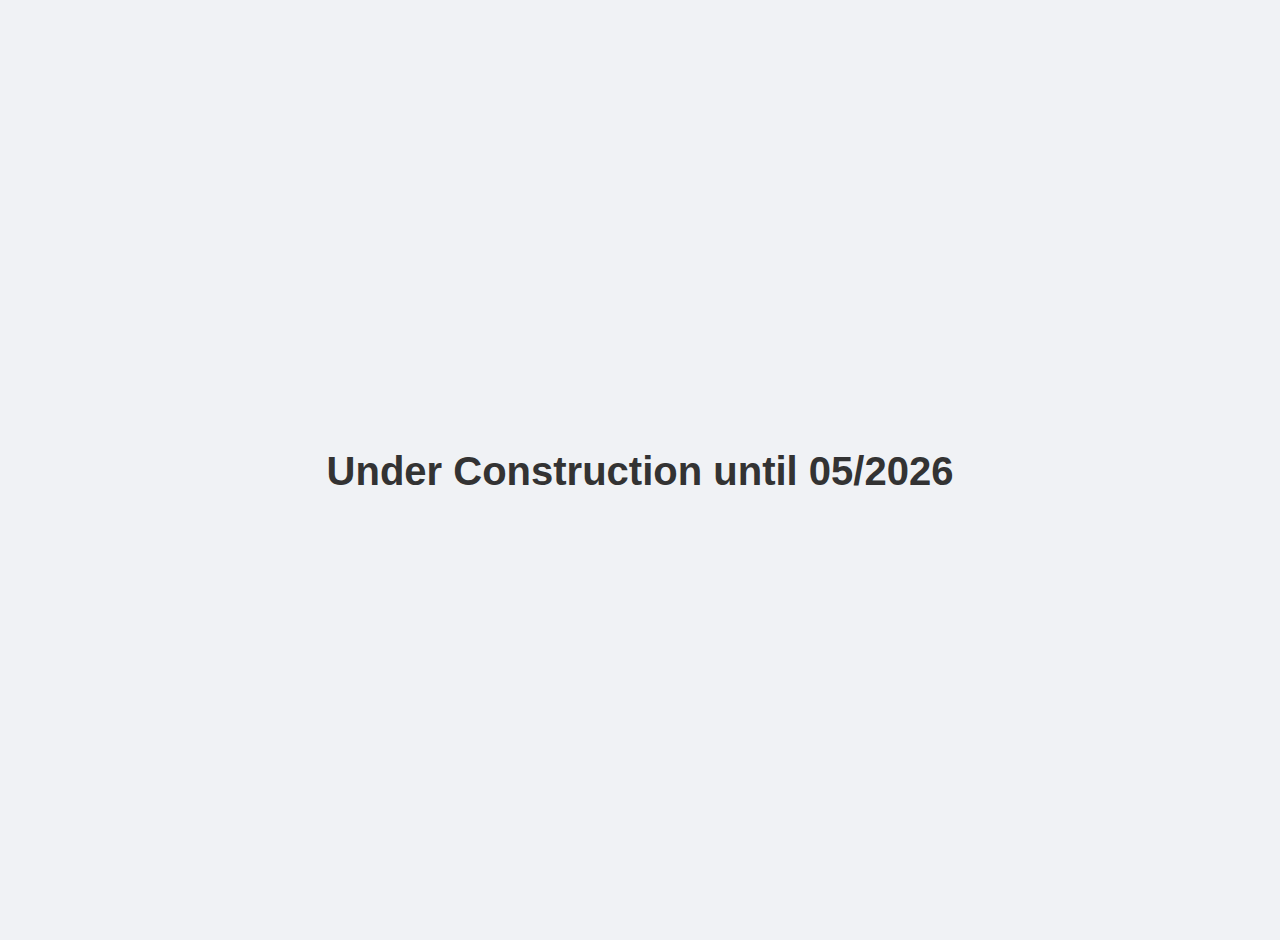
<file: UC.html>
<!DOCTYPE html>
<html lang="en">
<head>
    <meta charset="UTF-8">
    <meta name="viewport" content="width=device-width, initial-scale=1.0">
    <title>Under Construction</title>
    <style>
        /* Basic reset and page styling */
        body {
            font-family: -apple-system, BlinkMacSystemFont, "Segoe UI", Roboto, Helvetica, Arial, sans-serif;
            background-color: #f0f2f5;
            color: #333;
            margin: 0;
            padding: 20px;
            
            /* Center content */
            display: flex;
            flex-direction: column;
            justify-content: center;
            align-items: center;
            min-height: 100vh;
            text-align: center;
        }

        /* Heading style */
        h1 {
            font-size: 2.5rem; /* Large text */
            font-weight: 600;
            margin-bottom: 24px;
        }

        /* Image styling */
        .construction-image {
            /* Make the image responsive */
            max-width: 100%;
            height: auto;
            
            /* Set a maximum size for very large screens */
            max-height: 600px; 
            
            /* Add some visual appeal */
            border-radius: 12px;
            box-shadow: 0 8px 25px rgba(0, 0, 0, 0.1);
        }
    </style>
</head>
<body>

    <h1>Under Construction until 05/2026</h1>

   
</body>
</html>
</file>
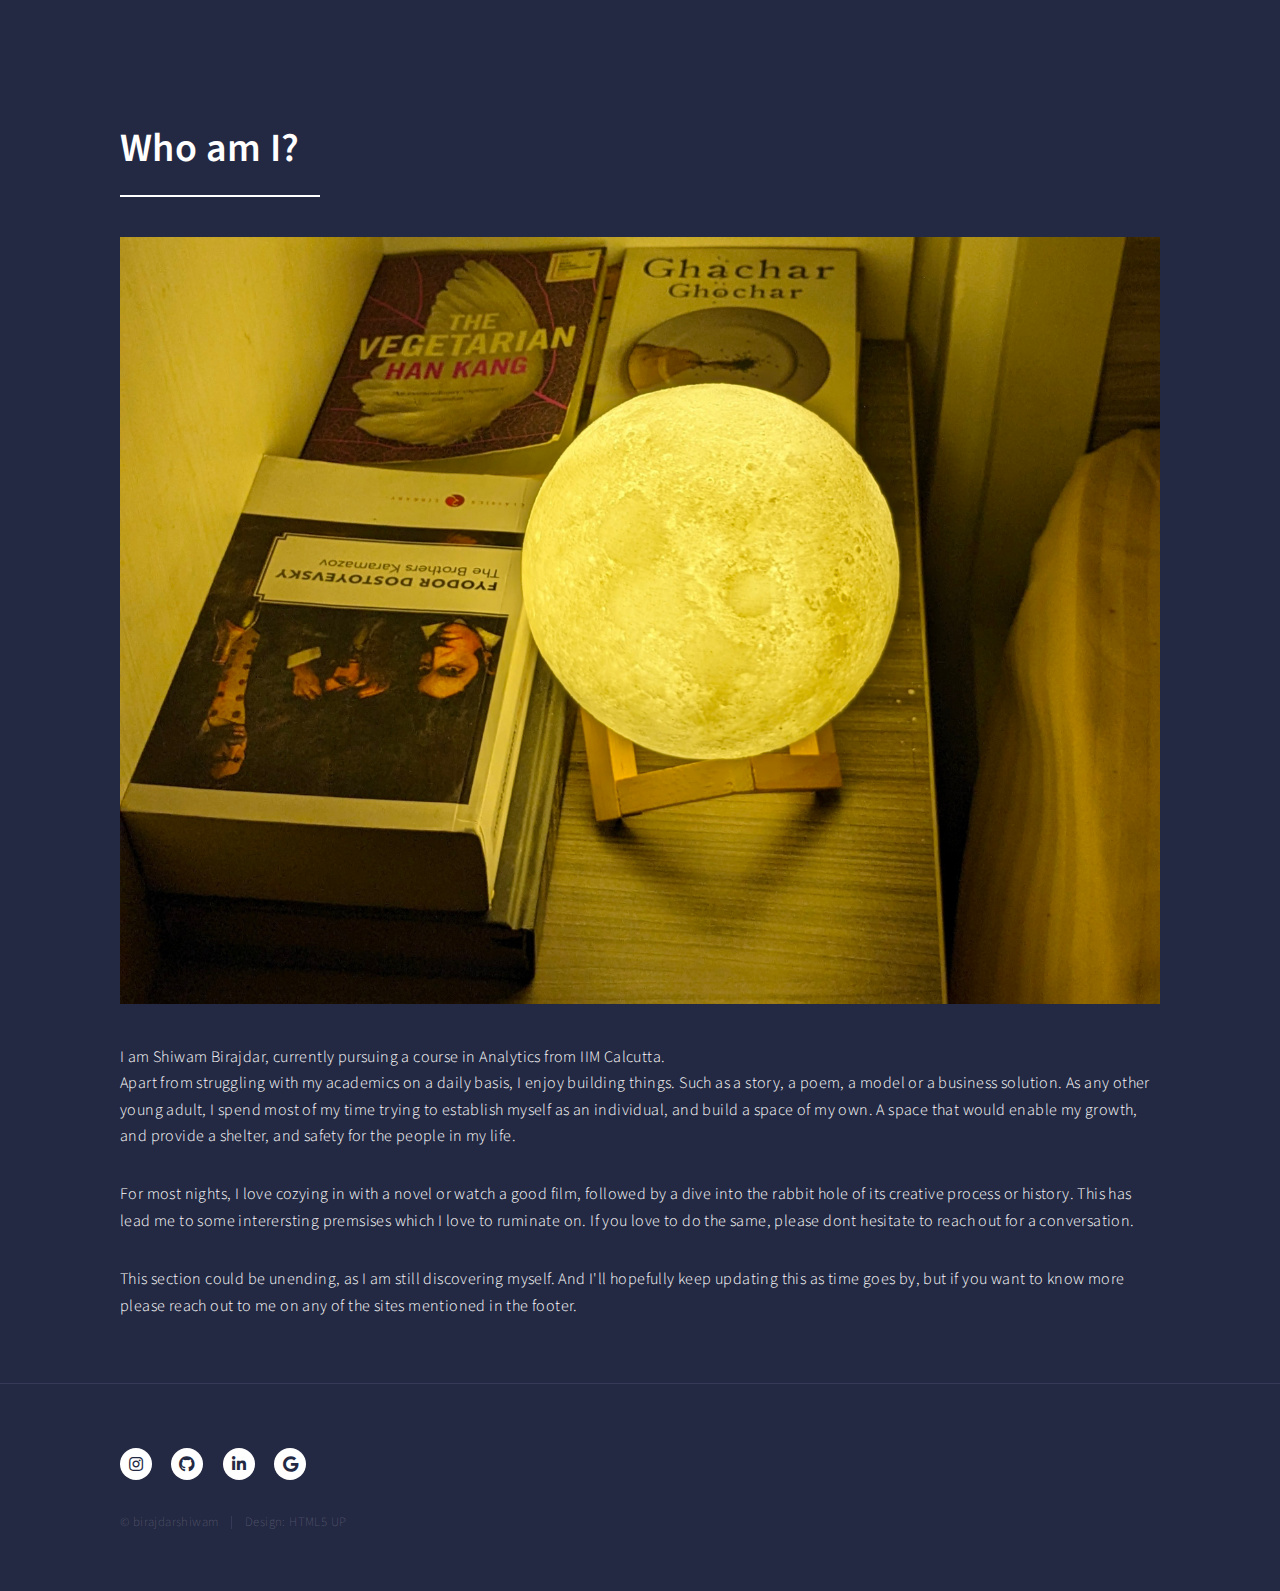
<file: Who.html>
<!DOCTYPE HTML>

<html>
	<head>
		<title>Who am I?</title>
		<meta charset="utf-8" />
		<meta name="viewport" content="width=device-width, initial-scale=1, user-scalable=no" />
		<link rel="stylesheet" href="assets/css/main.css" />
		<noscript><link rel="stylesheet" href="assets/css/noscript.css" /></noscript>
	</head>
	<body class="is-preload">

		<!-- Wrapper-->
			<div id="wrapper">

				<!-- Header 
					<header id="header">
						<a href="index.html" class="logo"><strong>Forty</strong> <span>by HTML5 UP</span></a>
						<nav>
							<a href="#menu">Menu</a>
						</nav>
					</header> -->

				<!-- Menu 
					<nav id="menu">
						<ul class="links">
							<li><a href="index.html">Home</a></li>
							<li><a href="landing.html">Landing</a></li>
							<li><a href="generic.html">Generic</a></li>
							<li><a href="elements.html">Elements</a></li>
						</ul>
						<ul class="actions stacked">
							<li><a href="#" class="button primary fit">Get Started</a></li>
							<li><a href="#" class="button fit">Log In</a></li>
						</ul>
					</nav>-->
				<!-- Main -->
					<div id="main" class="alt">

						<!-- One -->
							<section id="one">
								<div class="inner">
									<header class="major">
										<h1>Who am I?</h1>
									</header>
									<span class="image main"><img src="images/portrait.jpg" alt="" /></span>
									<p>I am Shiwam Birajdar, currently pursuing a course in Analytics from IIM Calcutta.<br>Apart from struggling with my academics on a daily basis, I enjoy building things. Such as a story, a poem, a model or a business solution.
									As any other young adult, I spend most of my time trying to establish myself as an individual, and build a space of my own. A space that would enable my growth, and provide a shelter, and safety for the people in my life.</p>
								    <p>For most nights, I love cozying in with a novel or watch a good film, followed by a dive into the rabbit hole of its creative process or history. This has lead me to some interersting premsises which I love to ruminate on. If you love to do the same, please dont hesitate to reach out for a conversation.
									</p>
									<p>This section could be unending, as I am still discovering myself. And I'll hopefully keep updating this as time goes by, but if you want to know more please reach out to me on any of the sites mentioned in the footer.</p>
								</div>
							</section>

					</div>

				<!-- Contact 
					<section id="contact">
						<div class="inner">
							<section>
								<form method="post" action="#">
									<div class="fields">
										<div class="field half">
											<label for="name">Name</label>
											<input type="text" name="name" id="name" />
										</div>
										<div class="field half">
											<label for="email">Email</label>
											<input type="text" name="email" id="email" />
										</div>
										<div class="field">
											<label for="message">Message</label>
											<textarea name="message" id="message" rows="6"></textarea>
										</div>
									</div>
									<ul class="actions">
										<li><input type="submit" value="Send Message" class="primary" /></li>
										<li><input type="reset" value="Clear" /></li>
									</ul>
								</form>
							</section>
							<section class="split">
								<section>
									<div class="contact-method">
										<span class="icon solid alt fa-envelope"></span>
										<h3>Email</h3>
										<a href="#">information@untitled.tld</a>
									</div>
								</section>
								<section>
									<div class="contact-method">
										<span class="icon solid alt fa-phone"></span>
										<h3>Phone</h3>
										<span>(000) 000-0000 x12387</span>
									</div>
								</section>
								<section>
									<div class="contact-method">
										<span class="icon solid alt fa-home"></span>
										<h3>Address</h3>
										<span>1234 Somewhere Road #5432<br />
										Nashville, TN 00000<br />
										United States of America</span>
									</div>
								</section>
							</section>
						</div>
					</section> -->

				<!-- Footer -->
					<footer id="footer">
						<div class="inner">
							<ul class="icons">
								<li><a href="https://www.instagram.com/birajdarshiwam/" class="icon brands alt fa-instagram"><span class="label">Instagram</span></a></li>
								<li><a href="https://github.com/birajdarshiwam" class="icon brands alt fa-github"><span class="label">GitHub</span></a></li>
								<li><a href="https://www.linkedin.com/in/shiwam-birajdar-278053170/" class="icon brands alt fa-linkedin-in"><span class="label">LinkedIn</span></a></li>
								<li><a href="mailto:shiwambba2027@email.iimcal.ac.in" class="icon brands alt fa-google"><span class="label">Gmail</span></a></li>
							</ul>
							<ul class="copyright">
								<li>&copy; birajdarshiwam</li><li>Design: HTML5 UP</li>
							</ul>
						</div>
					</footer>

			</div>

		<!-- Scripts -->
			<script src="assets/js/jquery.min.js"></script>
			<script src="assets/js/jquery.scrolly.min.js"></script>
			<script src="assets/js/jquery.scrollex.min.js"></script>
			<script src="assets/js/browser.min.js"></script>
			<script src="assets/js/breakpoints.min.js"></script>
			<script src="assets/js/util.js"></script>
			<script src="assets/js/main.js"></script>

	</body>
</html>
</file>
<file: assets/css/noscript.css>
/*
	Forty by HTML5 UP
	html5up.net | @ajlkn
	Free for personal and commercial use under the CCA 3.0 license (html5up.net/license)
*/

/* Banner */

	body.is-preload #banner:after {
		opacity: 0.85;
	}

	body.is-preload #banner > .inner {
		-moz-filter: none;
		-webkit-filter: none;
		-ms-filter: none;
		filter: none;
		-moz-transform: none;
		-webkit-transform: none;
		-ms-transform: none;
		transform: none;
		opacity: 1;
	}
</file>
<file: assets/css/main.css>
@import url(fontawesome-all.min.css);
@import url("https://fonts.googleapis.com/css?family=Source+Sans+Pro:300,300italic,600,600italic");

/*
	Forty by HTML5 UP
	html5up.net | @ajlkn
	Free for personal and commercial use under the CCA 3.0 license (html5up.net/license)
*/

html, body, div, span, applet, object,
iframe, h1, h2, h3, h4, h5, h6, p, blockquote,
pre, a, abbr, acronym, address, big, cite,
code, del, dfn, em, img, ins, kbd, q, s, samp,
small, strike, strong, sub, sup, tt, var, b,
u, i, center, dl, dt, dd, ol, ul, li, fieldset,
form, label, legend, table, caption, tbody,
tfoot, thead, tr, th, td, article, aside,
canvas, details, embed, figure, figcaption,
footer, header, hgroup, menu, nav, output, ruby,
section, summary, time, mark, audio, video {
	margin: 0;
	padding: 0;
	border: 0;
	font-size: 100%;
	font: inherit;
	vertical-align: baseline;}

article, aside, details, figcaption, figure,
footer, header, hgroup, menu, nav, section {
	display: block;}

body {
	line-height: 1;
}

ol, ul {
	list-style: none;
}

blockquote, q {
	quotes: none;
}

	blockquote:before, blockquote:after, q:before, q:after {
		content: '';
		content: none;
	}

table {
	border-collapse: collapse;
	border-spacing: 0;
}

body {
	-webkit-text-size-adjust: none;
}

mark {
	background-color: transparent;
	color: inherit;
}

input::-moz-focus-inner {
	border: 0;
	padding: 0;
}

input, select, textarea {
	-moz-appearance: none;
	-webkit-appearance: none;
	-ms-appearance: none;
	appearance: none;
}

/* Basic */

	@-ms-viewport {
		width: device-width;
	}

	body {
		-ms-overflow-style: scrollbar;
	}

	@media screen and (max-width: 480px) {

		html, body {
			min-width: 320px;
		}

	}

	html {
		box-sizing: border-box;
	}

	*, *:before, *:after {
		box-sizing: inherit;
	}

	body {
		background: #242943;
	}

		body.is-preload *, body.is-preload *:before, body.is-preload *:after {
			-moz-animation: none !important;
			-webkit-animation: none !important;
			-ms-animation: none !important;
			animation: none !important;
			-moz-transition: none !important;
			-webkit-transition: none !important;
			-ms-transition: none !important;
			transition: none !important;
		}

/* Type */

	body, input, select, textarea {
		color: #ffffff;
		font-family: "Source Sans Pro", Helvetica, sans-serif;
		font-size: 17pt;
		font-weight: 300;
		letter-spacing: 0.025em;
		line-height: 1.65;
	}

		@media screen and (max-width: 1680px) {

			body, input, select, textarea {
				font-size: 14pt;
			}

		}

		@media screen and (max-width: 1280px) {

			body, input, select, textarea {
				font-size: 12pt;
			}

		}

		@media screen and (max-width: 360px) {

			body, input, select, textarea {
				font-size: 11pt;
			}

		}

	a {
		-moz-transition: color 0.2s ease-in-out, border-bottom-color 0.2s ease-in-out;
		-webkit-transition: color 0.2s ease-in-out, border-bottom-color 0.2s ease-in-out;
		-ms-transition: color 0.2s ease-in-out, border-bottom-color 0.2s ease-in-out;
		transition: color 0.2s ease-in-out, border-bottom-color 0.2s ease-in-out;
		border-bottom: dotted 1px;
		color: inherit;
		text-decoration: none;
	}

		a:hover {
			border-bottom-color: transparent;
			color: #9bf1ff !important;
		}

		a:active {
			color: #53e3fb !important;
		}

	strong, b {
		color: #ffffff;
		font-weight: 600;
	}

	em, i {
		font-style: italic;
	}

	p {
		margin: 0 0 2em 0;
	}

	h1, h2, h3, h4, h5, h6 {
		color: #ffffff;
		font-weight: 600;
		line-height: 1.65;
		margin: 0 0 1em 0;
	}

		h1 a, h2 a, h3 a, h4 a, h5 a, h6 a {
			color: inherit;
			border-bottom: 0;
		}

	h1 {
		font-size: 2.5em;
	}

	h2 {
		font-size: 1.75em;
	}

	h3 {
		font-size: 1.35em;
	}

	h4 {
		font-size: 1.1em;
	}

	h5 {
		font-size: 0.9em;
	}

	h6 {
		font-size: 0.7em;
	}

	@media screen and (max-width: 736px) {

		h1 {
			font-size: 2em;
		}

		h2 {
			font-size: 1.5em;
		}

		h3 {
			font-size: 1.25em;
		}

	}

	sub {
		font-size: 0.8em;
		position: relative;
		top: 0.5em;
	}

	sup {
		font-size: 0.8em;
		position: relative;
		top: -0.5em;
	}

	blockquote {
		border-left: solid 4px rgba(212, 212, 255, 0.1);
		font-style: italic;
		margin: 0 0 2em 0;
		padding: 0.5em 0 0.5em 2em;
	}

	code {
		background: rgba(212, 212, 255, 0.035);
		font-family: "Courier New", monospace;
		font-size: 0.9em;
		margin: 0 0.25em;
		padding: 0.25em 0.65em;
	}

	pre {
		-webkit-overflow-scrolling: touch;
		font-family: "Courier New", monospace;
		font-size: 0.9em;
		margin: 0 0 2em 0;
	}

		pre code {
			display: block;
			line-height: 1.75;
			padding: 1em 1.5em;
			overflow-x: auto;
		}

	hr {
		border: 0;
		border-bottom: solid 1px rgba(212, 212, 255, 0.1);
		margin: 2em 0;
	}

		hr.major {
			margin: 3em 0;
		}

	.align-left {
		text-align: left;
	}

	.align-center {
		text-align: center;
	}

	.align-right {
		text-align: right;
	}

/* Row */

	.row {
		display: flex;
		flex-wrap: wrap;
		box-sizing: border-box;
		align-items: stretch;
	}

		.row > * {
			box-sizing: border-box;
		}

		.row.gtr-uniform > * > :last-child {
			margin-bottom: 0;
		}

		.row.aln-left {
			justify-content: flex-start;
		}

		.row.aln-center {
			justify-content: center;
		}

		.row.aln-right {
			justify-content: flex-end;
		}

		.row.aln-top {
			align-items: flex-start;
		}

		.row.aln-middle {
			align-items: center;
		}

		.row.aln-bottom {
			align-items: flex-end;
		}

		.row > .imp {
			order: -1;
		}

		.row > .col-1 {
			width: 8.33333%;
		}

		.row > .off-1 {
			margin-left: 8.33333%;
		}

		.row > .col-2 {
			width: 16.66667%;
		}

		.row > .off-2 {
			margin-left: 16.66667%;
		}

		.row > .col-3 {
			width: 25%;
		}

		.row > .off-3 {
			margin-left: 25%;
		}

		.row > .col-4 {
			width: 33.33333%;
		}

		.row > .off-4 {
			margin-left: 33.33333%;
		}

		.row > .col-5 {
			width: 41.66667%;
		}

		.row > .off-5 {
			margin-left: 41.66667%;
		}

		.row > .col-6 {
			width: 50%;
		}

		.row > .off-6 {
			margin-left: 50%;
		}

		.row > .col-7 {
			width: 58.33333%;
		}

		.row > .off-7 {
			margin-left: 58.33333%;
		}

		.row > .col-8 {
			width: 66.66667%;
		}

		.row > .off-8 {
			margin-left: 66.66667%;
		}

		.row > .col-9 {
			width: 75%;
		}

		.row > .off-9 {
			margin-left: 75%;
		}

		.row > .col-10 {
			width: 83.33333%;
		}

		.row > .off-10 {
			margin-left: 83.33333%;
		}

		.row > .col-11 {
			width: 91.66667%;
		}

		.row > .off-11 {
			margin-left: 91.66667%;
		}

		.row > .col-12 {
			width: 100%;
		}

		.row > .off-12 {
			margin-left: 100%;
		}

		.row.gtr-0 {
			margin-top: 0;
			margin-left: 0em;
		}

			.row.gtr-0 > * {
				padding: 0 0 0 0em;
			}

			.row.gtr-0.gtr-uniform {
				margin-top: 0em;
			}

				.row.gtr-0.gtr-uniform > * {
					padding-top: 0em;
				}

		.row.gtr-25 {
			margin-top: 0;
			margin-left: -0.5em;
		}

			.row.gtr-25 > * {
				padding: 0 0 0 0.5em;
			}

			.row.gtr-25.gtr-uniform {
				margin-top: -0.5em;
			}

				.row.gtr-25.gtr-uniform > * {
					padding-top: 0.5em;
				}

		.row.gtr-50 {
			margin-top: 0;
			margin-left: -1em;
		}

			.row.gtr-50 > * {
				padding: 0 0 0 1em;
			}

			.row.gtr-50.gtr-uniform {
				margin-top: -1em;
			}

				.row.gtr-50.gtr-uniform > * {
					padding-top: 1em;
				}

		.row {
			margin-top: 0;
			margin-left: -2em;
		}

			.row > * {
				padding: 0 0 0 2em;
			}

			.row.gtr-uniform {
				margin-top: -2em;
			}

				.row.gtr-uniform > * {
					padding-top: 2em;
				}

		.row.gtr-150 {
			margin-top: 0;
			margin-left: -3em;
		}

			.row.gtr-150 > * {
				padding: 0 0 0 3em;
			}

			.row.gtr-150.gtr-uniform {
				margin-top: -3em;
			}

				.row.gtr-150.gtr-uniform > * {
					padding-top: 3em;
				}

		.row.gtr-200 {
			margin-top: 0;
			margin-left: -4em;
		}

			.row.gtr-200 > * {
				padding: 0 0 0 4em;
			}

			.row.gtr-200.gtr-uniform {
				margin-top: -4em;
			}

				.row.gtr-200.gtr-uniform > * {
					padding-top: 4em;
				}

		@media screen and (max-width: 1680px) {

			.row {
				display: flex;
				flex-wrap: wrap;
				box-sizing: border-box;
				align-items: stretch;
			}

				.row > * {
					box-sizing: border-box;
				}

				.row.gtr-uniform > * > :last-child {
					margin-bottom: 0;
				}

				.row.aln-left {
					justify-content: flex-start;
				}

				.row.aln-center {
					justify-content: center;
				}

				.row.aln-right {
					justify-content: flex-end;
				}

				.row.aln-top {
					align-items: flex-start;
				}

				.row.aln-middle {
					align-items: center;
				}

				.row.aln-bottom {
					align-items: flex-end;
				}

				.row > .imp-xlarge {
					order: -1;
				}

				.row > .col-1-xlarge {
					width: 8.33333%;
				}

				.row > .off-1-xlarge {
					margin-left: 8.33333%;
				}

				.row > .col-2-xlarge {
					width: 16.66667%;
				}

				.row > .off-2-xlarge {
					margin-left: 16.66667%;
				}

				.row > .col-3-xlarge {
					width: 25%;
				}

				.row > .off-3-xlarge {
					margin-left: 25%;
				}

				.row > .col-4-xlarge {
					width: 33.33333%;
				}

				.row > .off-4-xlarge {
					margin-left: 33.33333%;
				}

				.row > .col-5-xlarge {
					width: 41.66667%;
				}

				.row > .off-5-xlarge {
					margin-left: 41.66667%;
				}

				.row > .col-6-xlarge {
					width: 50%;
				}

				.row > .off-6-xlarge {
					margin-left: 50%;
				}

				.row > .col-7-xlarge {
					width: 58.33333%;
				}

				.row > .off-7-xlarge {
					margin-left: 58.33333%;
				}

				.row > .col-8-xlarge {
					width: 66.66667%;
				}

				.row > .off-8-xlarge {
					margin-left: 66.66667%;
				}

				.row > .col-9-xlarge {
					width: 75%;
				}

				.row > .off-9-xlarge {
					margin-left: 75%;
				}

				.row > .col-10-xlarge {
					width: 83.33333%;
				}

				.row > .off-10-xlarge {
					margin-left: 83.33333%;
				}

				.row > .col-11-xlarge {
					width: 91.66667%;
				}

				.row > .off-11-xlarge {
					margin-left: 91.66667%;
				}

				.row > .col-12-xlarge {
					width: 100%;
				}

				.row > .off-12-xlarge {
					margin-left: 100%;
				}

				.row.gtr-0 {
					margin-top: 0;
					margin-left: 0em;
				}

					.row.gtr-0 > * {
						padding: 0 0 0 0em;
					}

					.row.gtr-0.gtr-uniform {
						margin-top: 0em;
					}

						.row.gtr-0.gtr-uniform > * {
							padding-top: 0em;
						}

				.row.gtr-25 {
					margin-top: 0;
					margin-left: -0.5em;
				}

					.row.gtr-25 > * {
						padding: 0 0 0 0.5em;
					}

					.row.gtr-25.gtr-uniform {
						margin-top: -0.5em;
					}

						.row.gtr-25.gtr-uniform > * {
							padding-top: 0.5em;
						}

				.row.gtr-50 {
					margin-top: 0;
					margin-left: -1em;
				}

					.row.gtr-50 > * {
						padding: 0 0 0 1em;
					}

					.row.gtr-50.gtr-uniform {
						margin-top: -1em;
					}

						.row.gtr-50.gtr-uniform > * {
							padding-top: 1em;
						}

				.row {
					margin-top: 0;
					margin-left: -2em;
				}

					.row > * {
						padding: 0 0 0 2em;
					}

					.row.gtr-uniform {
						margin-top: -2em;
					}

						.row.gtr-uniform > * {
							padding-top: 2em;
						}

				.row.gtr-150 {
					margin-top: 0;
					margin-left: -3em;
				}

					.row.gtr-150 > * {
						padding: 0 0 0 3em;
					}

					.row.gtr-150.gtr-uniform {
						margin-top: -3em;
					}

						.row.gtr-150.gtr-uniform > * {
							padding-top: 3em;
						}

				.row.gtr-200 {
					margin-top: 0;
					margin-left: -4em;
				}

					.row.gtr-200 > * {
						padding: 0 0 0 4em;
					}

					.row.gtr-200.gtr-uniform {
						margin-top: -4em;
					}

						.row.gtr-200.gtr-uniform > * {
							padding-top: 4em;
						}

		}

		@media screen and (max-width: 1280px) {

			.row {
				display: flex;
				flex-wrap: wrap;
				box-sizing: border-box;
				align-items: stretch;
			}

				.row > * {
					box-sizing: border-box;
				}

				.row.gtr-uniform > * > :last-child {
					margin-bottom: 0;
				}

				.row.aln-left {
					justify-content: flex-start;
				}

				.row.aln-center {
					justify-content: center;
				}

				.row.aln-right {
					justify-content: flex-end;
				}

				.row.aln-top {
					align-items: flex-start;
				}

				.row.aln-middle {
					align-items: center;
				}

				.row.aln-bottom {
					align-items: flex-end;
				}

				.row > .imp-large {
					order: -1;
				}

				.row > .col-1-large {
					width: 8.33333%;
				}

				.row > .off-1-large {
					margin-left: 8.33333%;
				}

				.row > .col-2-large {
					width: 16.66667%;
				}

				.row > .off-2-large {
					margin-left: 16.66667%;
				}

				.row > .col-3-large {
					width: 25%;
				}

				.row > .off-3-large {
					margin-left: 25%;
				}

				.row > .col-4-large {
					width: 33.33333%;
				}

				.row > .off-4-large {
					margin-left: 33.33333%;
				}

				.row > .col-5-large {
					width: 41.66667%;
				}

				.row > .off-5-large {
					margin-left: 41.66667%;
				}

				.row > .col-6-large {
					width: 50%;
				}

				.row > .off-6-large {
					margin-left: 50%;
				}

				.row > .col-7-large {
					width: 58.33333%;
				}

				.row > .off-7-large {
					margin-left: 58.33333%;
				}

				.row > .col-8-large {
					width: 66.66667%;
				}

				.row > .off-8-large {
					margin-left: 66.66667%;
				}

				.row > .col-9-large {
					width: 75%;
				}

				.row > .off-9-large {
					margin-left: 75%;
				}

				.row > .col-10-large {
					width: 83.33333%;
				}

				.row > .off-10-large {
					margin-left: 83.33333%;
				}

				.row > .col-11-large {
					width: 91.66667%;
				}

				.row > .off-11-large {
					margin-left: 91.66667%;
				}

				.row > .col-12-large {
					width: 100%;
				}

				.row > .off-12-large {
					margin-left: 100%;
				}

				.row.gtr-0 {
					margin-top: 0;
					margin-left: 0em;
				}

					.row.gtr-0 > * {
						padding: 0 0 0 0em;
					}

					.row.gtr-0.gtr-uniform {
						margin-top: 0em;
					}

						.row.gtr-0.gtr-uniform > * {
							padding-top: 0em;
						}

				.row.gtr-25 {
					margin-top: 0;
					margin-left: -0.375em;
				}

					.row.gtr-25 > * {
						padding: 0 0 0 0.375em;
					}

					.row.gtr-25.gtr-uniform {
						margin-top: -0.375em;
					}

						.row.gtr-25.gtr-uniform > * {
							padding-top: 0.375em;
						}

				.row.gtr-50 {
					margin-top: 0;
					margin-left: -0.75em;
				}

					.row.gtr-50 > * {
						padding: 0 0 0 0.75em;
					}

					.row.gtr-50.gtr-uniform {
						margin-top: -0.75em;
					}

						.row.gtr-50.gtr-uniform > * {
							padding-top: 0.75em;
						}

				.row {
					margin-top: 0;
					margin-left: -1.5em;
				}

					.row > * {
						padding: 0 0 0 1.5em;
					}

					.row.gtr-uniform {
						margin-top: -1.5em;
					}

						.row.gtr-uniform > * {
							padding-top: 1.5em;
						}

				.row.gtr-150 {
					margin-top: 0;
					margin-left: -2.25em;
				}

					.row.gtr-150 > * {
						padding: 0 0 0 2.25em;
					}

					.row.gtr-150.gtr-uniform {
						margin-top: -2.25em;
					}

						.row.gtr-150.gtr-uniform > * {
							padding-top: 2.25em;
						}

				.row.gtr-200 {
					margin-top: 0;
					margin-left: -3em;
				}

					.row.gtr-200 > * {
						padding: 0 0 0 3em;
					}

					.row.gtr-200.gtr-uniform {
						margin-top: -3em;
					}

						.row.gtr-200.gtr-uniform > * {
							padding-top: 3em;
						}

		}

		@media screen and (max-width: 980px) {

			.row {
				display: flex;
				flex-wrap: wrap;
				box-sizing: border-box;
				align-items: stretch;
			}

				.row > * {
					box-sizing: border-box;
				}

				.row.gtr-uniform > * > :last-child {
					margin-bottom: 0;
				}

				.row.aln-left {
					justify-content: flex-start;
				}

				.row.aln-center {
					justify-content: center;
				}

				.row.aln-right {
					justify-content: flex-end;
				}

				.row.aln-top {
					align-items: flex-start;
				}

				.row.aln-middle {
					align-items: center;
				}

				.row.aln-bottom {
					align-items: flex-end;
				}

				.row > .imp-medium {
					order: -1;
				}

				.row > .col-1-medium {
					width: 8.33333%;
				}

				.row > .off-1-medium {
					margin-left: 8.33333%;
				}

				.row > .col-2-medium {
					width: 16.66667%;
				}

				.row > .off-2-medium {
					margin-left: 16.66667%;
				}

				.row > .col-3-medium {
					width: 25%;
				}

				.row > .off-3-medium {
					margin-left: 25%;
				}

				.row > .col-4-medium {
					width: 33.33333%;
				}

				.row > .off-4-medium {
					margin-left: 33.33333%;
				}

				.row > .col-5-medium {
					width: 41.66667%;
				}

				.row > .off-5-medium {
					margin-left: 41.66667%;
				}

				.row > .col-6-medium {
					width: 50%;
				}

				.row > .off-6-medium {
					margin-left: 50%;
				}

				.row > .col-7-medium {
					width: 58.33333%;
				}

				.row > .off-7-medium {
					margin-left: 58.33333%;
				}

				.row > .col-8-medium {
					width: 66.66667%;
				}

				.row > .off-8-medium {
					margin-left: 66.66667%;
				}

				.row > .col-9-medium {
					width: 75%;
				}

				.row > .off-9-medium {
					margin-left: 75%;
				}

				.row > .col-10-medium {
					width: 83.33333%;
				}

				.row > .off-10-medium {
					margin-left: 83.33333%;
				}

				.row > .col-11-medium {
					width: 91.66667%;
				}

				.row > .off-11-medium {
					margin-left: 91.66667%;
				}

				.row > .col-12-medium {
					width: 100%;
				}

				.row > .off-12-medium {
					margin-left: 100%;
				}

				.row.gtr-0 {
					margin-top: 0;
					margin-left: 0em;
				}

					.row.gtr-0 > * {
						padding: 0 0 0 0em;
					}

					.row.gtr-0.gtr-uniform {
						margin-top: 0em;
					}

						.row.gtr-0.gtr-uniform > * {
							padding-top: 0em;
						}

				.row.gtr-25 {
					margin-top: 0;
					margin-left: -0.375em;
				}

					.row.gtr-25 > * {
						padding: 0 0 0 0.375em;
					}

					.row.gtr-25.gtr-uniform {
						margin-top: -0.375em;
					}

						.row.gtr-25.gtr-uniform > * {
							padding-top: 0.375em;
						}

				.row.gtr-50 {
					margin-top: 0;
					margin-left: -0.75em;
				}

					.row.gtr-50 > * {
						padding: 0 0 0 0.75em;
					}

					.row.gtr-50.gtr-uniform {
						margin-top: -0.75em;
					}

						.row.gtr-50.gtr-uniform > * {
							padding-top: 0.75em;
						}

				.row {
					margin-top: 0;
					margin-left: -1.5em;
				}

					.row > * {
						padding: 0 0 0 1.5em;
					}

					.row.gtr-uniform {
						margin-top: -1.5em;
					}

						.row.gtr-uniform > * {
							padding-top: 1.5em;
						}

				.row.gtr-150 {
					margin-top: 0;
					margin-left: -2.25em;
				}

					.row.gtr-150 > * {
						padding: 0 0 0 2.25em;
					}

					.row.gtr-150.gtr-uniform {
						margin-top: -2.25em;
					}

						.row.gtr-150.gtr-uniform > * {
							padding-top: 2.25em;
						}

				.row.gtr-200 {
					margin-top: 0;
					margin-left: -3em;
				}

					.row.gtr-200 > * {
						padding: 0 0 0 3em;
					}

					.row.gtr-200.gtr-uniform {
						margin-top: -3em;
					}

						.row.gtr-200.gtr-uniform > * {
							padding-top: 3em;
						}

		}

		@media screen and (max-width: 736px) {

			.row {
				display: flex;
				flex-wrap: wrap;
				box-sizing: border-box;
				align-items: stretch;
			}

				.row > * {
					box-sizing: border-box;
				}

				.row.gtr-uniform > * > :last-child {
					margin-bottom: 0;
				}

				.row.aln-left {
					justify-content: flex-start;
				}

				.row.aln-center {
					justify-content: center;
				}

				.row.aln-right {
					justify-content: flex-end;
				}

				.row.aln-top {
					align-items: flex-start;
				}

				.row.aln-middle {
					align-items: center;
				}

				.row.aln-bottom {
					align-items: flex-end;
				}

				.row > .imp-small {
					order: -1;
				}

				.row > .col-1-small {
					width: 8.33333%;
				}

				.row > .off-1-small {
					margin-left: 8.33333%;
				}

				.row > .col-2-small {
					width: 16.66667%;
				}

				.row > .off-2-small {
					margin-left: 16.66667%;
				}

				.row > .col-3-small {
					width: 25%;
				}

				.row > .off-3-small {
					margin-left: 25%;
				}

				.row > .col-4-small {
					width: 33.33333%;
				}

				.row > .off-4-small {
					margin-left: 33.33333%;
				}

				.row > .col-5-small {
					width: 41.66667%;
				}

				.row > .off-5-small {
					margin-left: 41.66667%;
				}

				.row > .col-6-small {
					width: 50%;
				}

				.row > .off-6-small {
					margin-left: 50%;
				}

				.row > .col-7-small {
					width: 58.33333%;
				}

				.row > .off-7-small {
					margin-left: 58.33333%;
				}

				.row > .col-8-small {
					width: 66.66667%;
				}

				.row > .off-8-small {
					margin-left: 66.66667%;
				}

				.row > .col-9-small {
					width: 75%;
				}

				.row > .off-9-small {
					margin-left: 75%;
				}

				.row > .col-10-small {
					width: 83.33333%;
				}

				.row > .off-10-small {
					margin-left: 83.33333%;
				}

				.row > .col-11-small {
					width: 91.66667%;
				}

				.row > .off-11-small {
					margin-left: 91.66667%;
				}

				.row > .col-12-small {
					width: 100%;
				}

				.row > .off-12-small {
					margin-left: 100%;
				}

				.row.gtr-0 {
					margin-top: 0;
					margin-left: 0em;
				}

					.row.gtr-0 > * {
						padding: 0 0 0 0em;
					}

					.row.gtr-0.gtr-uniform {
						margin-top: 0em;
					}

						.row.gtr-0.gtr-uniform > * {
							padding-top: 0em;
						}

				.row.gtr-25 {
					margin-top: 0;
					margin-left: -0.3125em;
				}

					.row.gtr-25 > * {
						padding: 0 0 0 0.3125em;
					}

					.row.gtr-25.gtr-uniform {
						margin-top: -0.3125em;
					}

						.row.gtr-25.gtr-uniform > * {
							padding-top: 0.3125em;
						}

				.row.gtr-50 {
					margin-top: 0;
					margin-left: -0.625em;
				}

					.row.gtr-50 > * {
						padding: 0 0 0 0.625em;
					}

					.row.gtr-50.gtr-uniform {
						margin-top: -0.625em;
					}

						.row.gtr-50.gtr-uniform > * {
							padding-top: 0.625em;
						}

				.row {
					margin-top: 0;
					margin-left: -1.25em;
				}

					.row > * {
						padding: 0 0 0 1.25em;
					}

					.row.gtr-uniform {
						margin-top: -1.25em;
					}

						.row.gtr-uniform > * {
							padding-top: 1.25em;
						}

				.row.gtr-150 {
					margin-top: 0;
					margin-left: -1.875em;
				}

					.row.gtr-150 > * {
						padding: 0 0 0 1.875em;
					}

					.row.gtr-150.gtr-uniform {
						margin-top: -1.875em;
					}

						.row.gtr-150.gtr-uniform > * {
							padding-top: 1.875em;
						}

				.row.gtr-200 {
					margin-top: 0;
					margin-left: -2.5em;
				}

					.row.gtr-200 > * {
						padding: 0 0 0 2.5em;
					}

					.row.gtr-200.gtr-uniform {
						margin-top: -2.5em;
					}

						.row.gtr-200.gtr-uniform > * {
							padding-top: 2.5em;
						}

		}

		@media screen and (max-width: 480px) {

			.row {
				display: flex;
				flex-wrap: wrap;
				box-sizing: border-box;
				align-items: stretch;
			}

				.row > * {
					box-sizing: border-box;
				}

				.row.gtr-uniform > * > :last-child {
					margin-bottom: 0;
				}

				.row.aln-left {
					justify-content: flex-start;
				}

				.row.aln-center {
					justify-content: center;
				}

				.row.aln-right {
					justify-content: flex-end;
				}

				.row.aln-top {
					align-items: flex-start;
				}

				.row.aln-middle {
					align-items: center;
				}

				.row.aln-bottom {
					align-items: flex-end;
				}

				.row > .imp-xsmall {
					order: -1;
				}

				.row > .col-1-xsmall {
					width: 8.33333%;
				}

				.row > .off-1-xsmall {
					margin-left: 8.33333%;
				}

				.row > .col-2-xsmall {
					width: 16.66667%;
				}

				.row > .off-2-xsmall {
					margin-left: 16.66667%;
				}

				.row > .col-3-xsmall {
					width: 25%;
				}

				.row > .off-3-xsmall {
					margin-left: 25%;
				}

				.row > .col-4-xsmall {
					width: 33.33333%;
				}

				.row > .off-4-xsmall {
					margin-left: 33.33333%;
				}

				.row > .col-5-xsmall {
					width: 41.66667%;
				}

				.row > .off-5-xsmall {
					margin-left: 41.66667%;
				}

				.row > .col-6-xsmall {
					width: 50%;
				}

				.row > .off-6-xsmall {
					margin-left: 50%;
				}

				.row > .col-7-xsmall {
					width: 58.33333%;
				}

				.row > .off-7-xsmall {
					margin-left: 58.33333%;
				}

				.row > .col-8-xsmall {
					width: 66.66667%;
				}

				.row > .off-8-xsmall {
					margin-left: 66.66667%;
				}

				.row > .col-9-xsmall {
					width: 75%;
				}

				.row > .off-9-xsmall {
					margin-left: 75%;
				}

				.row > .col-10-xsmall {
					width: 83.33333%;
				}

				.row > .off-10-xsmall {
					margin-left: 83.33333%;
				}

				.row > .col-11-xsmall {
					width: 91.66667%;
				}

				.row > .off-11-xsmall {
					margin-left: 91.66667%;
				}

				.row > .col-12-xsmall {
					width: 100%;
				}

				.row > .off-12-xsmall {
					margin-left: 100%;
				}

				.row.gtr-0 {
					margin-top: 0;
					margin-left: 0em;
				}

					.row.gtr-0 > * {
						padding: 0 0 0 0em;
					}

					.row.gtr-0.gtr-uniform {
						margin-top: 0em;
					}

						.row.gtr-0.gtr-uniform > * {
							padding-top: 0em;
						}

				.row.gtr-25 {
					margin-top: 0;
					margin-left: -0.3125em;
				}

					.row.gtr-25 > * {
						padding: 0 0 0 0.3125em;
					}

					.row.gtr-25.gtr-uniform {
						margin-top: -0.3125em;
					}

						.row.gtr-25.gtr-uniform > * {
							padding-top: 0.3125em;
						}

				.row.gtr-50 {
					margin-top: 0;
					margin-left: -0.625em;
				}

					.row.gtr-50 > * {
						padding: 0 0 0 0.625em;
					}

					.row.gtr-50.gtr-uniform {
						margin-top: -0.625em;
					}

						.row.gtr-50.gtr-uniform > * {
							padding-top: 0.625em;
						}

				.row {
					margin-top: 0;
					margin-left: -1.25em;
				}

					.row > * {
						padding: 0 0 0 1.25em;
					}

					.row.gtr-uniform {
						margin-top: -1.25em;
					}

						.row.gtr-uniform > * {
							padding-top: 1.25em;
						}

				.row.gtr-150 {
					margin-top: 0;
					margin-left: -1.875em;
				}

					.row.gtr-150 > * {
						padding: 0 0 0 1.875em;
					}

					.row.gtr-150.gtr-uniform {
						margin-top: -1.875em;
					}

						.row.gtr-150.gtr-uniform > * {
							padding-top: 1.875em;
						}

				.row.gtr-200 {
					margin-top: 0;
					margin-left: -2.5em;
				}

					.row.gtr-200 > * {
						padding: 0 0 0 2.5em;
					}

					.row.gtr-200.gtr-uniform {
						margin-top: -2.5em;
					}

						.row.gtr-200.gtr-uniform > * {
							padding-top: 2.5em;
						}

		}

/* Section/Article */

	section.special, article.special {
		text-align: center;
	}

	header.major {
		width: -moz-max-content;
		width: -webkit-max-content;
		width: -ms-max-content;
		width: max-content;
		margin-bottom: 2em;
	}

		header.major > :first-child {
			margin-bottom: 0;
			width: calc(100% + 0.5em);
		}

			header.major > :first-child:after {
				content: '';
				background-color: #ffffff;
				display: block;
				height: 2px;
				margin: 0.325em 0 0.5em 0;
				width: 100%;
			}

		header.major > p {
			font-size: 0.7em;
			font-weight: 600;
			letter-spacing: 0.25em;
			margin-bottom: 0;
			text-transform: uppercase;
		}

		body.is-ie header.major > :first-child:after {
			max-width: 9em;
		}

		body.is-ie header.major > h1:after {
			max-width: 100% !important;
		}

	@media screen and (max-width: 736px) {

		header.major > p br {
			display: none;
		}

	}

/* Form */

	form {
		margin: 0 0 2em 0;
	}

		form > :last-child {
			margin-bottom: 0;
		}

		form > .fields {
			display: -moz-flex;
			display: -webkit-flex;
			display: -ms-flex;
			display: flex;
			-moz-flex-wrap: wrap;
			-webkit-flex-wrap: wrap;
			-ms-flex-wrap: wrap;
			flex-wrap: wrap;
			width: calc(100% + 3em);
			margin: -1.5em 0 2em -1.5em;
		}

			form > .fields > .field {
				-moz-flex-grow: 0;
				-webkit-flex-grow: 0;
				-ms-flex-grow: 0;
				flex-grow: 0;
				-moz-flex-shrink: 0;
				-webkit-flex-shrink: 0;
				-ms-flex-shrink: 0;
				flex-shrink: 0;
				padding: 1.5em 0 0 1.5em;
				width: calc(100% - 1.5em);
			}

				form > .fields > .field.half {
					width: calc(50% - 0.75em);
				}

				form > .fields > .field.third {
					width: calc(100%/3 - 0.5em);
				}

				form > .fields > .field.quarter {
					width: calc(25% - 0.375em);
				}

		@media screen and (max-width: 480px) {

			form > .fields {
				width: calc(100% + 3em);
				margin: -1.5em 0 2em -1.5em;
			}

				form > .fields > .field {
					padding: 1.5em 0 0 1.5em;
					width: calc(100% - 1.5em);
				}

					form > .fields > .field.half {
						width: calc(100% - 1.5em);
					}

					form > .fields > .field.third {
						width: calc(100% - 1.5em);
					}

					form > .fields > .field.quarter {
						width: calc(100% - 1.5em);
					}

		}

	label {
		color: #ffffff;
		display: block;
		font-size: 0.8em;
		font-weight: 600;
		letter-spacing: 0.25em;
		margin: 0 0 1em 0;
		text-transform: uppercase;
	}

	input[type="text"],
	input[type="password"],
	input[type="email"],
	input[type="tel"],
	input[type="search"],
	input[type="url"],
	select,
	textarea {
		-moz-appearance: none;
		-webkit-appearance: none;
		-ms-appearance: none;
		appearance: none;
		background: rgba(212, 212, 255, 0.035);
		border: none;
		border-radius: 0;
		color: inherit;
		display: block;
		outline: 0;
		padding: 0 1em;
		text-decoration: none;
		width: 100%;
	}

		input[type="text"]:invalid,
		input[type="password"]:invalid,
		input[type="email"]:invalid,
		input[type="tel"]:invalid,
		input[type="search"]:invalid,
		input[type="url"]:invalid,
		select:invalid,
		textarea:invalid {
			box-shadow: none;
		}

		input[type="text"]:focus,
		input[type="password"]:focus,
		input[type="email"]:focus,
		input[type="tel"]:focus,
		input[type="search"]:focus,
		input[type="url"]:focus,
		select:focus,
		textarea:focus {
			border-color: #9bf1ff;
			box-shadow: 0 0 0 2px #9bf1ff;
		}

	select {
		background-image: url("data:image/svg+xml;charset=utf8,%3Csvg xmlns='http://www.w3.org/2000/svg' width='40' height='40' preserveAspectRatio='none' viewBox='0 0 40 40'%3E%3Cpath d='M9.4,12.3l10.4,10.4l10.4-10.4c0.2-0.2,0.5-0.4,0.9-0.4c0.3,0,0.6,0.1,0.9,0.4l3.3,3.3c0.2,0.2,0.4,0.5,0.4,0.9 c0,0.4-0.1,0.6-0.4,0.9L20.7,31.9c-0.2,0.2-0.5,0.4-0.9,0.4c-0.3,0-0.6-0.1-0.9-0.4L4.3,17.3c-0.2-0.2-0.4-0.5-0.4-0.9 c0-0.4,0.1-0.6,0.4-0.9l3.3-3.3c0.2-0.2,0.5-0.4,0.9-0.4S9.1,12.1,9.4,12.3z' fill='rgba(212, 212, 255, 0.1)' /%3E%3C/svg%3E");
		background-size: 1.25rem;
		background-repeat: no-repeat;
		background-position: calc(100% - 1rem) center;
		height: 2.75em;
		padding-right: 2.75em;
		text-overflow: ellipsis;
	}

		select option {
			color: #ffffff;
			background: #242943;
		}

		select:focus::-ms-value {
			background-color: transparent;
		}

		select::-ms-expand {
			display: none;
		}

	input[type="text"],
	input[type="password"],
	input[type="email"],
	input[type="tel"],
	input[type="search"],
	input[type="url"],
	select {
		height: 2.75em;
	}

	textarea {
		padding: 0.75em 1em;
	}

	input[type="checkbox"],
	input[type="radio"] {
		-moz-appearance: none;
		-webkit-appearance: none;
		-ms-appearance: none;
		appearance: none;
		display: block;
		float: left;
		margin-right: -2em;
		opacity: 0;
		width: 1em;
		z-index: -1;
	}

		input[type="checkbox"] + label,
		input[type="radio"] + label {
			text-decoration: none;
			color: #ffffff;
			cursor: pointer;
			display: inline-block;
			font-weight: 300;
			padding-left: 2.65em;
			padding-right: 0.75em;
			position: relative;
		}

			input[type="checkbox"] + label:before,
			input[type="radio"] + label:before {
				-moz-osx-font-smoothing: grayscale;
				-webkit-font-smoothing: antialiased;
				display: inline-block;
				font-style: normal;
				font-variant: normal;
				text-rendering: auto;
				line-height: 1;
				text-transform: none !important;
				font-family: 'Font Awesome 5 Free';
				font-weight: 900;
			}

			input[type="checkbox"] + label:before,
			input[type="radio"] + label:before {
				background: rgba(212, 212, 255, 0.035);
				content: '';
				display: inline-block;
				font-size: 0.8em;
				height: 2.0625em;
				left: 0;
				letter-spacing: 0;
				line-height: 2.0625em;
				position: absolute;
				text-align: center;
				top: 0;
				width: 2.0625em;
			}

		input[type="checkbox"]:checked + label:before,
		input[type="radio"]:checked + label:before {
			background: #ffffff;
			border-color: #9bf1ff;
			content: '\f00c';
			color: #242943;
		}

		input[type="checkbox"]:focus + label:before,
		input[type="radio"]:focus + label:before {
			box-shadow: 0 0 0 2px #9bf1ff;
		}

	input[type="radio"] + label:before {
		border-radius: 100%;
	}

	::-webkit-input-placeholder {
		color: rgba(244, 244, 255, 0.2) !important;
		opacity: 1.0;
	}

	:-moz-placeholder {
		color: rgba(244, 244, 255, 0.2) !important;
		opacity: 1.0;
	}

	::-moz-placeholder {
		color: rgba(244, 244, 255, 0.2) !important;
		opacity: 1.0;
	}

	:-ms-input-placeholder {
		color: rgba(244, 244, 255, 0.2) !important;
		opacity: 1.0;
	}

/* Box */

	.box {
		border: solid 1px rgba(212, 212, 255, 0.1);
		margin-bottom: 2em;
		padding: 1.5em;
	}

		.box > :last-child,
		.box > :last-child > :last-child,
		.box > :last-child > :last-child > :last-child {
			margin-bottom: 0;
		}

		.box.alt {
			border: 0;
			border-radius: 0;
			padding: 0;
		}

/* Icon */

	.icon {
		text-decoration: none;
		border-bottom: none;
		position: relative;
	}

		.icon:before {
			-moz-osx-font-smoothing: grayscale;
			-webkit-font-smoothing: antialiased;
			display: inline-block;
			font-style: normal;
			font-variant: normal;
			text-rendering: auto;
			line-height: 1;
			text-transform: none !important;
			font-family: 'Font Awesome 5 Free';
			font-weight: 400;
		}

		.icon > .label {
			display: none;
		}

		.icon:before {
			line-height: inherit;
		}

		.icon.solid:before {
			font-weight: 900;
		}

		.icon.brands:before {
			font-family: 'Font Awesome 5 Brands';
		}

		.icon.alt:before {
			background-color: #ffffff;
			border-radius: 100%;
			color: #242943;
			display: inline-block;
			height: 2em;
			line-height: 2em;
			text-align: center;
			width: 2em;
		}

	a.icon.alt:before {
		-moz-transition: background-color 0.2s ease-in-out;
		-webkit-transition: background-color 0.2s ease-in-out;
		-ms-transition: background-color 0.2s ease-in-out;
		transition: background-color 0.2s ease-in-out;
	}

	a.icon.alt:hover:before {
		background-color: #6fc3df;
	}

	a.icon.alt:active:before {
		background-color: #37a6cb;
	}

/* Image */

	.image {
		border: 0;
		display: inline-block;
		position: relative;
	}

		.image img {
			display: block;
		}

		.image.left, .image.right {
			max-width: 30%;
		}

			.image.left img, .image.right img {
				width: 100%;
			}

		.image.left {
			float: left;
			margin: 0 1.5em 1.25em 0;
			top: 0.25em;
		}

		.image.right {
			float: right;
			margin: 0 0 1.25em 1.5em;
			top: 0.25em;
		}

		.image.fit {
			display: block;
			margin: 0 0 2em 0;
			width: 100%;
		}

			.image.fit img {
				width: 100%;
			}

		.image.main {
			display: block;
			margin: 2.5em 0;
			width: 100%;
		}

			.image.main img {
				width: 100%;
			}

			@media screen and (max-width: 736px) {

				.image.main {
					margin: 1.5em 0;
				}

			}

/* List */

	ol {
		list-style: decimal;
		margin: 0 0 2em 0;
		padding-left: 1.25em;
	}

		ol li {
			padding-left: 0.25em;
		}

	ul {
		list-style: disc;
		margin: 0 0 2em 0;
		padding-left: 1em;
	}

		ul li {
			padding-left: 0.5em;
		}

		ul.alt {
			list-style: none;
			padding-left: 0;
		}

			ul.alt li {
				border-top: solid 1px rgba(212, 212, 255, 0.1);
				padding: 0.5em 0;
			}

				ul.alt li:first-child {
					border-top: 0;
					padding-top: 0;
				}

	dl {
		margin: 0 0 2em 0;
	}

		dl dt {
			display: block;
			font-weight: 600;
			margin: 0 0 1em 0;
		}

		dl dd {
			margin-left: 2em;
		}

/* Actions */

	ul.actions {
		display: -moz-flex;
		display: -webkit-flex;
		display: -ms-flex;
		display: flex;
		cursor: default;
		list-style: none;
		margin-left: -1em;
		padding-left: 0;
	}

		ul.actions li {
			padding: 0 0 0 1em;
			vertical-align: middle;
		}

		ul.actions.special {
			-moz-justify-content: center;
			-webkit-justify-content: center;
			-ms-justify-content: center;
			justify-content: center;
			width: 100%;
			margin-left: 0;
		}

			ul.actions.special li:first-child {
				padding-left: 0;
			}

		ul.actions.stacked {
			-moz-flex-direction: column;
			-webkit-flex-direction: column;
			-ms-flex-direction: column;
			flex-direction: column;
			margin-left: 0;
		}

			ul.actions.stacked li {
				padding: 1.3em 0 0 0;
			}

				ul.actions.stacked li:first-child {
					padding-top: 0;
				}

		ul.actions.fit {
			width: calc(100% + 1em);
		}

			ul.actions.fit li {
				-moz-flex-grow: 1;
				-webkit-flex-grow: 1;
				-ms-flex-grow: 1;
				flex-grow: 1;
				-moz-flex-shrink: 1;
				-webkit-flex-shrink: 1;
				-ms-flex-shrink: 1;
				flex-shrink: 1;
				width: 100%;
			}

				ul.actions.fit li > * {
					width: 100%;
				}

			ul.actions.fit.stacked {
				width: 100%;
			}

/* Icons */

	ul.icons {
		cursor: default;
		list-style: none;
		padding-left: 0;
	}

		ul.icons li {
			display: inline-block;
			padding: 0 1em 0 0;
		}

			ul.icons li:last-child {
				padding-right: 0;
			}

		@media screen and (max-width: 736px) {

			ul.icons li {
				padding: 0 0.75em 0 0;
			}

		}

/* Pagination */

	ul.pagination {
		cursor: default;
		list-style: none;
		padding-left: 0;
	}

		ul.pagination li {
			display: inline-block;
			padding-left: 0;
			vertical-align: middle;
		}

			ul.pagination li > .page {
				-moz-transition: background-color 0.2s ease-in-out, color 0.2s ease-in-out;
				-webkit-transition: background-color 0.2s ease-in-out, color 0.2s ease-in-out;
				-ms-transition: background-color 0.2s ease-in-out, color 0.2s ease-in-out;
				transition: background-color 0.2s ease-in-out, color 0.2s ease-in-out;
				border-bottom: 0;
				display: inline-block;
				font-size: 0.8em;
				font-weight: 600;
				height: 1.5em;
				line-height: 1.5em;
				margin: 0 0.125em;
				min-width: 1.5em;
				padding: 0 0.5em;
				text-align: center;
			}

				ul.pagination li > .page.active {
					background-color: #ffffff;
					color: #242943;
				}

					ul.pagination li > .page.active:hover {
						background-color: #9bf1ff;
						color: #242943 !important;
					}

					ul.pagination li > .page.active:active {
						background-color: #53e3fb;
					}

			ul.pagination li:first-child {
				padding-right: 0.75em;
			}

			ul.pagination li:last-child {
				padding-left: 0.75em;
			}

		@media screen and (max-width: 480px) {

			ul.pagination li:nth-child(n+2):nth-last-child(n+2) {
				display: none;
			}

			ul.pagination li:first-child {
				padding-right: 0;
			}

		}

/* Table */

	.table-wrapper {
		-webkit-overflow-scrolling: touch;
		overflow-x: auto;
	}

	table {
		margin: 0 0 2em 0;
		width: 100%;
	}

		table tbody tr {
			border: solid 1px rgba(212, 212, 255, 0.1);
			border-left: 0;
			border-right: 0;
		}

			table tbody tr:nth-child(2n + 1) {
				background-color: rgba(212, 212, 255, 0.035);
			}

		table td {
			padding: 0.75em 0.75em;
		}

		table th {
			color: #ffffff;
			font-size: 0.9em;
			font-weight: 600;
			padding: 0 0.75em 0.75em 0.75em;
			text-align: left;
		}

		table thead {
			border-bottom: solid 2px rgba(212, 212, 255, 0.1);
		}

		table tfoot {
			border-top: solid 2px rgba(212, 212, 255, 0.1);
		}

		table.alt {
			border-collapse: separate;
		}

			table.alt tbody tr td {
				border: solid 1px rgba(212, 212, 255, 0.1);
				border-left-width: 0;
				border-top-width: 0;
			}

				table.alt tbody tr td:first-child {
					border-left-width: 1px;
				}

			table.alt tbody tr:first-child td {
				border-top-width: 1px;
			}

			table.alt thead {
				border-bottom: 0;
			}

			table.alt tfoot {
				border-top: 0;
			}

/* Button */

	input[type="submit"],
	input[type="reset"],
	input[type="button"],
	button,
	.button {
		-moz-appearance: none;
		-webkit-appearance: none;
		-ms-appearance: none;
		appearance: none;
		-moz-transition: background-color 0.2s ease-in-out, box-shadow 0.2s ease-in-out, color 0.2s ease-in-out;
		-webkit-transition: background-color 0.2s ease-in-out, box-shadow 0.2s ease-in-out, color 0.2s ease-in-out;
		-ms-transition: background-color 0.2s ease-in-out, box-shadow 0.2s ease-in-out, color 0.2s ease-in-out;
		transition: background-color 0.2s ease-in-out, box-shadow 0.2s ease-in-out, color 0.2s ease-in-out;
		background-color: transparent;
		border: 0;
		border-radius: 0;
		box-shadow: inset 0 0 0 2px #ffffff;
		color: #ffffff;
		cursor: pointer;
		display: inline-block;
		font-size: 0.8em;
		font-weight: 600;
		height: 3.5em;
		letter-spacing: 0.25em;
		line-height: 3.5em;
		padding: 0 1.75em;
		text-align: center;
		text-decoration: none;
		text-transform: uppercase;
		white-space: nowrap;
	}

		input[type="submit"]:hover, input[type="submit"]:active,
		input[type="reset"]:hover,
		input[type="reset"]:active,
		input[type="button"]:hover,
		input[type="button"]:active,
		button:hover,
		button:active,
		.button:hover,
		.button:active {
			box-shadow: inset 0 0 0 2px #9bf1ff;
			color: #9bf1ff;
		}

		input[type="submit"]:active,
		input[type="reset"]:active,
		input[type="button"]:active,
		button:active,
		.button:active {
			background-color: rgba(155, 241, 255, 0.1);
			box-shadow: inset 0 0 0 2px #53e3fb;
			color: #53e3fb;
		}

		input[type="submit"].icon:before,
		input[type="reset"].icon:before,
		input[type="button"].icon:before,
		button.icon:before,
		.button.icon:before {
			margin-right: 0.5em;
		}

		input[type="submit"].fit,
		input[type="reset"].fit,
		input[type="button"].fit,
		button.fit,
		.button.fit {
			width: 100%;
		}

		input[type="submit"].small,
		input[type="reset"].small,
		input[type="button"].small,
		button.small,
		.button.small {
			font-size: 0.6em;
		}

		input[type="submit"].large,
		input[type="reset"].large,
		input[type="button"].large,
		button.large,
		.button.large {
			font-size: 1.25em;
			height: 3em;
			line-height: 3em;
		}

		input[type="submit"].next,
		input[type="reset"].next,
		input[type="button"].next,
		button.next,
		.button.next {
			padding-right: 4.5em;
			position: relative;
		}

			input[type="submit"].next:before, input[type="submit"].next:after,
			input[type="reset"].next:before,
			input[type="reset"].next:after,
			input[type="button"].next:before,
			input[type="button"].next:after,
			button.next:before,
			button.next:after,
			.button.next:before,
			.button.next:after {
				-moz-transition: opacity 0.2s ease-in-out;
				-webkit-transition: opacity 0.2s ease-in-out;
				-ms-transition: opacity 0.2s ease-in-out;
				transition: opacity 0.2s ease-in-out;
				background-position: center right;
				background-repeat: no-repeat;
				background-size: 36px 24px;
				content: '';
				display: block;
				height: 100%;
				position: absolute;
				right: 1.5em;
				top: 0;
				vertical-align: middle;
				width: 36px;
			}

			input[type="submit"].next:before,
			input[type="reset"].next:before,
			input[type="button"].next:before,
			button.next:before,
			.button.next:before {
				background-image: url("data:image/svg+xml;charset=utf8,%3Csvg xmlns='http://www.w3.org/2000/svg' xmlns:xlink='http://www.w3.org/1999/xlink' width='36px' height='24px' viewBox='0 0 36 24' zoomAndPan='disable'%3E%3Cstyle%3Eline %7B stroke: %23ffffff%3B stroke-width: 2px%3B %7D%3C/style%3E%3Cline x1='0' y1='12' x2='34' y2='12' /%3E%3Cline x1='25' y1='4' x2='34' y2='12.5' /%3E%3Cline x1='25' y1='20' x2='34' y2='11.5' /%3E%3C/svg%3E");
			}

			input[type="submit"].next:after,
			input[type="reset"].next:after,
			input[type="button"].next:after,
			button.next:after,
			.button.next:after {
				background-image: url("data:image/svg+xml;charset=utf8,%3Csvg xmlns='http://www.w3.org/2000/svg' xmlns:xlink='http://www.w3.org/1999/xlink' width='36px' height='24px' viewBox='0 0 36 24' zoomAndPan='disable'%3E%3Cstyle%3Eline %7B stroke: %239bf1ff%3B stroke-width: 2px%3B %7D%3C/style%3E%3Cline x1='0' y1='12' x2='34' y2='12' /%3E%3Cline x1='25' y1='4' x2='34' y2='12.5' /%3E%3Cline x1='25' y1='20' x2='34' y2='11.5' /%3E%3C/svg%3E");
				opacity: 0;
				z-index: 1;
			}

			input[type="submit"].next:hover:after, input[type="submit"].next:active:after,
			input[type="reset"].next:hover:after,
			input[type="reset"].next:active:after,
			input[type="button"].next:hover:after,
			input[type="button"].next:active:after,
			button.next:hover:after,
			button.next:active:after,
			.button.next:hover:after,
			.button.next:active:after {
				opacity: 1;
			}

			@media screen and (max-width: 1280px) {

				input[type="submit"].next,
				input[type="reset"].next,
				input[type="button"].next,
				button.next,
				.button.next {
					padding-right: 5em;
				}

			}

		input[type="submit"].primary,
		input[type="reset"].primary,
		input[type="button"].primary,
		button.primary,
		.button.primary {
			background-color: #ffffff;
			box-shadow: none;
			color: #242943;
		}

			input[type="submit"].primary:hover, input[type="submit"].primary:active,
			input[type="reset"].primary:hover,
			input[type="reset"].primary:active,
			input[type="button"].primary:hover,
			input[type="button"].primary:active,
			button.primary:hover,
			button.primary:active,
			.button.primary:hover,
			.button.primary:active {
				background-color: #9bf1ff;
				color: #242943 !important;
			}

			input[type="submit"].primary:active,
			input[type="reset"].primary:active,
			input[type="button"].primary:active,
			button.primary:active,
			.button.primary:active {
				background-color: #53e3fb;
			}

		input[type="submit"].disabled, input[type="submit"]:disabled,
		input[type="reset"].disabled,
		input[type="reset"]:disabled,
		input[type="button"].disabled,
		input[type="button"]:disabled,
		button.disabled,
		button:disabled,
		.button.disabled,
		.button:disabled {
			pointer-events: none;
			cursor: default;
			opacity: 0.25;
		}

/* Tiles */

	.tiles {
		display: -moz-flex;
		display: -webkit-flex;
		display: -ms-flex;
		display: flex;
		-moz-flex-wrap: wrap;
		-webkit-flex-wrap: wrap;
		-ms-flex-wrap: wrap;
		flex-wrap: wrap;
		border-top: 0 !important;
	}

		.tiles + * {
			border-top: 0 !important;
		}

		.tiles article {
			-moz-align-items: center;
			-webkit-align-items: center;
			-ms-align-items: center;
			align-items: center;
			display: -moz-flex;
			display: -webkit-flex;
			display: -ms-flex;
			display: flex;
			-moz-transition: -moz-transform 0.25s ease, opacity 0.25s ease, -moz-filter 1s ease, -webkit-filter 1s ease;
			-webkit-transition: -webkit-transform 0.25s ease, opacity 0.25s ease, -webkit-filter 1s ease, -webkit-filter 1s ease;
			-ms-transition: -ms-transform 0.25s ease, opacity 0.25s ease, -ms-filter 1s ease, -webkit-filter 1s ease;
			transition: transform 0.25s ease, opacity 0.25s ease, filter 1s ease, -webkit-filter 1s ease;
			padding: 4em 4em 2em 4em ;
			background-position: center;
			background-repeat: no-repeat;
			background-size: cover;
			cursor: default;
			height: 40vh;
			max-height: 40em;
			min-height: 23em;
			overflow: hidden;
			position: relative;
			width: 50%;
		}

			.tiles article .image {
				display: none;
			}

			.tiles article header {
				position: relative;
				z-index: 3;
			}

			.tiles article h3 {
				font-size: 1.75em;
			}

				.tiles article h3 a:hover {
					color: inherit !important;
				}

			.tiles article .link.primary {
				border: 0;
				height: 100%;
				left: 0;
				position: absolute;
				top: 0;
				width: 100%;
				z-index: 4;
			}
			.tiles article:before {
				-moz-transition: opacity 0.5s ease;
				-webkit-transition: opacity 0.5s ease;
				-ms-transition: opacity 0.5s ease;
				transition: opacity 0.5s ease;
				bottom: 0;
				content: '';
				display: block;
				height: 100%;
				left: 0;
				opacity: 0.85;
				position: absolute;
				width: 100%;
				z-index: 2;
			}

			.tiles article:after {
				background-color: rgba(36, 41, 67, 0.25);
				content: '';
				display: block;
				height: 100%;
				left: 0;
				position: absolute;
				top: 0;
				width: 100%;
				z-index: 1;
			}

			.tiles article:hover:before {
				opacity: 0;
			}

			.tiles article.is-transitioning {
				-moz-transform: scale(0.95);
				-webkit-transform: scale(0.95);
				-ms-transform: scale(0.95);
				transform: scale(0.95);
				-moz-filter: blur(0.5em);
				-webkit-filter: blur(0.5em);
				-ms-filter: blur(0.5em);
				filter: blur(0.5em);
				opacity: 0;
			}

			.tiles article:nth-child(4n - 1), .tiles article:nth-child(4n - 2) {
				width: 50%;
			}
/*
			.tiles article:nth-child(6n - 5):before {
				background-color: #6fc3df;
			}

			.tiles article:nth-child(6n - 4):before {
				background-color: #8d82c4;
			}

			.tiles article:nth-child(6n - 3):before {
				background-color: #ec8d81;
			}

			.tiles article:nth-child(6n - 2):before {
				background-color: #e7b788;
			}

			.tiles article:nth-child(6n - 1):before {
				background-color: #8ea9e8;
			}

			.tiles article:nth-child(6n):before {
				background-color: #87c5a4;
			}
*/
		@media screen and (max-width: 1280px) {

			.tiles article {
				padding: 4em 3em 2em 3em ;
				height: 30vh;
				max-height: 30em;
				min-height: 20em;
				width: 100%
			}

		}

		@media screen and (max-width: 980px) {

			.tiles article {
				width: 100%!important;
			}

		}

		@media screen and (max-width: 736px) {

			.tiles article {
				padding: 3em 1.5em 1em 1.5em ;
				height: 16em;
				max-height: none;
				min-height: 0;
				width: 100%
			}

				.tiles article h3 {
					font-size: 1.5em;
				}

		}

		@media screen and (max-width: 480px) {

			.tiles {
				display: block;
			}

				.tiles article {
					height: 20em;
					width: 100% !important;
				}

		}

/* Contact Method */

	.contact-method {
		margin: 0 0 2em 0;
		padding-left: 3.25em;
		position: relative;
	}

		.contact-method .icon {
			left: 0;
			position: absolute;
			top: 0;
		}

		.contact-method h3 {
			margin: 0 0 0.5em 0;
		}

/* Spotlights */

	.spotlights {
		border-top: 0 !important;
	}

		.spotlights + * {
			border-top: 0 !important;
		}

		.spotlights > section {
			display: -moz-flex;
			display: -webkit-flex;
			display: -ms-flex;
			display: flex;
			-moz-flex-direction: row;
			-webkit-flex-direction: row;
			-ms-flex-direction: row;
			flex-direction: row;
			background-color: #2e3450;
		}

			.spotlights > section > .image {
				background-position: center center;
				background-size: cover;
				border-radius: 0;
				display: block;
				position: relative;
				width: 30%;
			}

				.spotlights > section > .image img {
					border-radius: 0;
					display: block;
					width: 100%;
				}

				.spotlights > section > .image:before {
					background: rgba(36, 41, 67, 0.9);
					content: '';
					display: block;
					height: 100%;
					left: 0;
					opacity: 0;
					position: absolute;
					top: 0;
					width: 100%;
				}

			.spotlights > section > .content {
				display: -moz-flex;
				display: -webkit-flex;
				display: -ms-flex;
				display: flex;
				-moz-flex-direction: column;
				-webkit-flex-direction: column;
				-ms-flex-direction: column;
				flex-direction: column;
				-moz-justify-content: center;
				-webkit-justify-content: center;
				-ms-justify-content: center;
				justify-content: center;
				-moz-align-items: center;
				-webkit-align-items: center;
				-ms-align-items: center;
				align-items: center;
				padding: 2em 3em 0.1em 3em ;
				width: 70%;
			}

				.spotlights > section > .content > .inner {
					margin: 0 auto;
					max-width: 100%;
					width: 65em;
				}

			.spotlights > section:nth-child(2n) {
				-moz-flex-direction: row-reverse;
				-webkit-flex-direction: row-reverse;
				-ms-flex-direction: row-reverse;
				flex-direction: row-reverse;
				background-color: #333856;
			}

				.spotlights > section:nth-child(2n) > .content {
					-moz-align-items: -moz-flex-end;
					-webkit-align-items: -webkit-flex-end;
					-ms-align-items: -ms-flex-end;
					align-items: flex-end;
				}

		@media screen and (max-width: 1680px) {

			.spotlights > section > .image {
				width: 40%;
			}

			.spotlights > section > .content {
				width: 60%;
			}

		}

		@media screen and (max-width: 1280px) {

			.spotlights > section > .image {
				width: 45%;
			}

			.spotlights > section > .content {
				width: 55%;
			}

		}

		@media screen and (max-width: 980px) {

			.spotlights > section {
				display: block;
			}

				.spotlights > section > .image {
					width: 100%;
				}

				.spotlights > section > .content {
					padding: 4em 3em 2em 3em ;
					width: 100%;
				}

		}

		@media screen and (max-width: 736px) {

			.spotlights > section > .content {
				padding: 3em 1.5em 1em 1.5em ;
			}

		}

/* Header */

	@-moz-keyframes reveal-header {
		0% {
			top: -4em;
			opacity: 0;
		}

		100% {
			top: 0;
			opacity: 1;
		}
	}

	@-webkit-keyframes reveal-header {
		0% {
			top: -4em;
			opacity: 0;
		}

		100% {
			top: 0;
			opacity: 1;
		}
	}

	@-ms-keyframes reveal-header {
		0% {
			top: -4em;
			opacity: 0;
		}

		100% {
			top: 0;
			opacity: 1;
		}
	}

	@keyframes reveal-header {
		0% {
			top: -4em;
			opacity: 0;
		}

		100% {
			top: 0;
			opacity: 1;
		}
	}

	#header {
		display: -moz-flex;
		display: -webkit-flex;
		display: -ms-flex;
		display: flex;
		background-color: #2a2f4a;
		box-shadow: 0 0 0.25em 0 rgba(0, 0, 0, 0.15);
		cursor: default;
		font-weight: 600;
		height: 3.25em;
		left: 0;
		letter-spacing: 0.25em;
		line-height: 3.25em;
		margin: 0;
		position: fixed;
		text-transform: uppercase;
		top: 0;
		width: 100%;
		z-index: 10000;
	}

		#header .logo {
			border: 0;
			display: inline-block;
			font-size: 0.8em;
			height: inherit;
			line-height: inherit;
			padding: 0 1.5em;
		}

			#header .logo strong {
				-moz-transition: background-color 0.2s ease-in-out, color 0.2s ease-in-out;
				-webkit-transition: background-color 0.2s ease-in-out, color 0.2s ease-in-out;
				-ms-transition: background-color 0.2s ease-in-out, color 0.2s ease-in-out;
				transition: background-color 0.2s ease-in-out, color 0.2s ease-in-out;
				background-color: #ffffff;
				color: #242943;
				display: inline-block;
				line-height: 1.65em;
				margin-right: 0.325em;
				padding: 0 0.125em 0 0.375em;
			}

			#header .logo:hover strong {
				background-color: #9bf1ff;
			}

			#header .logo:active strong {
				background-color: #53e3fb;
			}

		#header nav {
			display: -moz-flex;
			display: -webkit-flex;
			display: -ms-flex;
			display: flex;
			-moz-justify-content: -moz-flex-end;
			-webkit-justify-content: -webkit-flex-end;
			-ms-justify-content: -ms-flex-end;
			justify-content: flex-end;
			-moz-flex-grow: 1;
			-webkit-flex-grow: 1;
			-ms-flex-grow: 1;
			flex-grow: 1;
			height: inherit;
			line-height: inherit;
		}

			#header nav a {
				border: 0;
				display: block;
				font-size: 0.8em;
				height: inherit;
				line-height: inherit;
				padding: 0 0.75em;
				position: relative;
				vertical-align: middle;
			}

				#header nav a:last-child {
					padding-right: 1.5em;
				}

				#header nav a[href="#menu"] {
					padding-right: 3.325em !important;
				}

					#header nav a[href="#menu"]:before, #header nav a[href="#menu"]:after {
						background-image: url("data:image/svg+xml;charset=utf8,%3Csvg xmlns='http://www.w3.org/2000/svg' width='24' height='32' viewBox='0 0 24 32' preserveAspectRatio='none'%3E%3Cstyle%3Eline %7B stroke-width: 2px%3B stroke: %23ffffff%3B %7D%3C/style%3E%3Cline x1='0' y1='11' x2='24' y2='11' /%3E%3Cline x1='0' y1='21' x2='24' y2='21' /%3E%3Cline x1='0' y1='16' x2='24' y2='16' /%3E%3C/svg%3E");
						background-position: center;
						background-repeat: no-repeat;
						background-size: 24px 32px;
						content: '';
						display: block;
						height: 100%;
						position: absolute;
						right: 1.5em;
						top: 0;
						vertical-align: middle;
						width: 24px;
					}

					#header nav a[href="#menu"]:after {
						-moz-transition: opacity 0.2s ease-in-out;
						-webkit-transition: opacity 0.2s ease-in-out;
						-ms-transition: opacity 0.2s ease-in-out;
						transition: opacity 0.2s ease-in-out;
						background-image: url("data:image/svg+xml;charset=utf8,%3Csvg xmlns='http://www.w3.org/2000/svg' width='24' height='32' viewBox='0 0 24 32' preserveAspectRatio='none'%3E%3Cstyle%3Eline %7B stroke-width: 2px%3B stroke: %239bf1ff%3B %7D%3C/style%3E%3Cline x1='0' y1='11' x2='24' y2='11' /%3E%3Cline x1='0' y1='21' x2='24' y2='21' /%3E%3Cline x1='0' y1='16' x2='24' y2='16' /%3E%3C/svg%3E");
						opacity: 0;
						z-index: 1;
					}

					#header nav a[href="#menu"]:hover:after, #header nav a[href="#menu"]:active:after {
						opacity: 1;
					}

					#header nav a[href="#menu"]:last-child {
						padding-right: 3.875em !important;
					}

						#header nav a[href="#menu"]:last-child:before, #header nav a[href="#menu"]:last-child:after {
							right: 2em;
						}

		#header.reveal {
			-moz-animation: reveal-header 0.35s ease;
			-webkit-animation: reveal-header 0.35s ease;
			-ms-animation: reveal-header 0.35s ease;
			animation: reveal-header 0.35s ease;
		}

		#header.alt {
			-moz-transition: opacity 2.5s ease;
			-webkit-transition: opacity 2.5s ease;
			-ms-transition: opacity 2.5s ease;
			transition: opacity 2.5s ease;
			-moz-transition-delay: 0.75s;
			-webkit-transition-delay: 0.75s;
			-ms-transition-delay: 0.75s;
			transition-delay: 0.75s;
			-moz-animation: none;
			-webkit-animation: none;
			-ms-animation: none;
			animation: none;
			background-color: transparent;
			box-shadow: none;
			position: absolute;
		}

			#header.alt.style1 .logo strong {
				color: #6fc3df;
			}

			#header.alt.style2 .logo strong {
				color: #8d82c4;
			}

			#header.alt.style3 .logo strong {
				color: #ec8d81;
			}

			#header.alt.style4 .logo strong {
				color: #e7b788;
			}

			#header.alt.style5 .logo strong {
				color: #8ea9e8;
			}

			#header.alt.style6 .logo strong {
				color: #87c5a4;
			}

		body.is-preload #header.alt {
			opacity: 0;
		}

		@media screen and (max-width: 1680px) {

			#header nav a[href="#menu"] {
				padding-right: 3.75em !important;
			}

				#header nav a[href="#menu"]:last-child {
					padding-right: 4.25em !important;
				}

		}

		@media screen and (max-width: 1280px) {

			#header nav a[href="#menu"] {
				padding-right: 4em !important;
			}

				#header nav a[href="#menu"]:last-child {
					padding-right: 4.5em !important;
				}

		}

		@media screen and (max-width: 736px) {

			#header {
				height: 2.75em;
				line-height: 2.75em;
			}

				#header .logo {
					padding: 0 1em;
				}

				#header nav a {
					padding: 0 0.5em;
				}

					#header nav a:last-child {
						padding-right: 1em;
					}

					#header nav a[href="#menu"] {
						padding-right: 3.25em !important;
					}

						#header nav a[href="#menu"]:before, #header nav a[href="#menu"]:after {
							right: 0.75em;
						}

						#header nav a[href="#menu"]:last-child {
							padding-right: 4em !important;
						}

							#header nav a[href="#menu"]:last-child:before, #header nav a[href="#menu"]:last-child:after {
								right: 1.5em;
							}

		}

		@media screen and (max-width: 480px) {

			#header .logo span {
				display: none;
			}

			#header nav a[href="#menu"] {
				overflow: hidden;
				padding-right: 0 !important;
				text-indent: 5em;
				white-space: nowrap;
				width: 5em;
			}

				#header nav a[href="#menu"]:before, #header nav a[href="#menu"]:after {
					right: 0;
					width: inherit;
				}

				#header nav a[href="#menu"]:last-child:before, #header nav a[href="#menu"]:last-child:after {
					width: 4em;
					right: 0;
				}

		}

/* Banner */

	#banner {
		-moz-align-items: center;
		-webkit-align-items: center;
		-ms-align-items: center;
		align-items: center;
		background-image: url("../../images/banner.jpeg");
		display: -moz-flex;
		display: -webkit-flex;
		display: -ms-flex;
		display: flex;
		padding: 6em 0 2em 0 ;
		background-attachment: fixed;
		background-position: center;
		background-repeat: no-repeat;
		background-size: cover;
		border-bottom: 0 !important;
		cursor: default;
		height: 60vh;
		margin-bottom: -3.25em;
		max-height: 32em;
		min-height: 22em;
		position: relative;
		top: -3.25em;
	}

		#banner:after {
			-moz-transition: opacity 2.5s ease;
			-webkit-transition: opacity 2.5s ease;
			-ms-transition: opacity 2.5s ease;
			transition: opacity 2.5s ease;
			-moz-transition-delay: 0.15s;
			-webkit-transition-delay: 0.05s;
			-ms-transition-delay: 0.05s;
			transition-delay: 0.05s;
			pointer-events: none;
			background-color: #9b4427;
			content: '';
			display: block;
			height: 100%;
			left: 0;
			opacity: 0.2;
			position: absolute;
			top: 0;
			width: 100%;
			z-index: 1;
		}

		#banner h1 {
			font-size: 3.25em;
		}

		#banner > .inner {
			-moz-transition: opacity 1.5s ease, -moz-transform 0.5s ease-out, -moz-filter 0.5s ease, -webkit-filter 0.5s ease;
			-webkit-transition: opacity 1.5s ease, -webkit-transform 0.5s ease-out, -webkit-filter 0.5s ease, -webkit-filter 0.5s ease;
			-ms-transition: opacity 1.5s ease, -ms-transform 0.5s ease-out, -ms-filter 0.5s ease, -webkit-filter 0.5s ease;
			transition: opacity 1.5s ease, transform 0.5s ease-out, filter 0.5s ease, -webkit-filter 0.5s ease;
			padding: 0 !important;
			position: relative;
			z-index: 2;
		}

			#banner > .inner .image {
				display: none;
			}

			#banner > .inner header {
				width: auto;
			}

				#banner > .inner header > :first-child {
					width: auto;
				}

					#banner > .inner header > :first-child:after {
						max-width: 100%;
					}

			#banner > .inner .content {
				display: -moz-flex;
				display: -webkit-flex;
				display: -ms-flex;
				display: flex;
				-moz-align-items: center;
				-webkit-align-items: center;
				-ms-align-items: center;
				align-items: center;
				margin: 0 0 2em 0;
			}

				#banner > .inner .content > * {
					margin-right: 1.5em;
					margin-bottom: 0;
				}

				#banner > .inner .content > :last-child {
					margin-right: 0;
				}

				#banner > .inner .content p {
					font-size: 0.7em;
					font-weight: 600;
					letter-spacing: 0.25em;
					text-transform: uppercase;
				}

		#banner.major {
			height: 75vh;
			min-height: 30em;
			max-height: 50em;
		}

			#banner.major.alt {
				opacity: 0.75;
			}

		#banner.style1:after {
			background-color:#ffffff;
		}

		#banner.style2:after {
			background-color: #8d82c4;
				}

		#banner.style3:after {
			background-color: #ec8d81;
		}

		#banner.style4:after {
			background-color: #e7b788;
		}

		#banner.style5:after {
			background-color: #8ea9e8;
		}

		#banner.style6:after {
			background-color: #87c5a4;
		}

		body.is-preload #banner:after {
			opacity: 1.0;
		}

		body.is-preload #banner > .inner {
			-moz-filter: blur(0.125em);
			-webkit-filter: blur(0.125em);
			-ms-filter: blur(0.125em);
			filter: blur(0.125em);
			-moz-transform: translateX(-0.5em);
			-webkit-transform: translateX(-0.5em);
			-ms-transform: translateX(-0.5em);
			transform: translateX(-0.5em);
			opacity: 0;
		}

		@media screen and (max-width: 1280px) {

			#banner {
				background-attachment: scroll;
			}

		}

		@media screen and (max-width: 736px) {

			#banner {
				padding: 5em 0 1em 0 ;
				height: auto;
				margin-bottom: -2.75em;
				max-height: none;
				min-height: 0;
				top: -2.75em;
			}

				#banner h1 {
					font-size: 2em;
				}

				#banner > .inner .content {
					display: block;
				}

					#banner > .inner .content > * {
						margin-right: 0;
						margin-bottom: 2em;
					}

				#banner.major {
					height: auto;
					min-height: 0;
					max-height: none;
				}

		}

		@media screen and (max-width: 480px) {

			#banner {
				padding: 6em 0 2em 0 ;
			}

				#banner > .inner .content p br {
					display: none;
				}

				#banner.major {
					padding: 8em 0 4em 0 ;
				}

		}

/* Main */

	#main {
		background-color: #2a2f4a;
	}

		#main > * {
			border-top: solid 1px rgba(212, 212, 255, 0.1);
		}

			#main > *:first-child {
				border-top: 0;
			}

			#main > * > .inner {
				padding: 4em 0 2em 0 ;
				margin: 0 auto;
				max-width: 65em;
				width: calc(100% - 6em);
			}

				@media screen and (max-width: 736px) {

					#main > * > .inner {
						padding: 3em 0 1em 0 ;
						width: calc(100% - 3em);
					}

				}

		#main.alt {
			background-color: transparent;
			border-bottom: solid 1px rgba(212, 212, 255, 0.1);
		}

/* Contact */

	#contact {
		border-bottom: solid 1px rgba(212, 212, 255, 0.1);
		overflow-x: hidden;
	}

		#contact > .inner {
			display: -moz-flex;
			display: -webkit-flex;
			display: -ms-flex;
			display: flex;
			padding: 0 !important;
		}

			#contact > .inner > :nth-child(2n - 1) {
				padding: 4em 3em 2em 0 ;
				border-right: solid 1px rgba(212, 212, 255, 0.1);
				width: 60%;
			}

			#contact > .inner > :nth-child(2n) {
				padding-left: 3em;
				width: 40%;
			}

			#contact > .inner > .split {
				padding: 0;
			}

				#contact > .inner > .split > * {
					padding: 3em 0 1em 3em ;
					position: relative;
				}

					#contact > .inner > .split > *:before {
						border-top: solid 1px rgba(212, 212, 255, 0.1);
						content: '';
						display: block;
						margin-left: -3em;
						position: absolute;
						top: 0;
						width: calc(100vw + 3em);
					}

				#contact > .inner > .split > :first-child:before {
					display: none;
				}

		@media screen and (max-width: 980px) {

			#contact > .inner {
				display: block;
			}

				#contact > .inner > :nth-child(2n - 1) {
					padding: 4em 0 2em 0 ;
					border-right: 0;
					width: 100%;
				}

				#contact > .inner > :nth-child(2n) {
					padding-left: 0;
					width: 100%;
				}

				#contact > .inner > .split > * {
					padding: 3em 0 1em 0 ;
				}

				#contact > .inner > .split > :first-child:before {
					display: block;
				}

		}

		@media screen and (max-width: 736px) {

			#contact > .inner > :nth-child(2n - 1) {
				padding: 3em 0 1em 0 ;
			}

		}

/* Footer */

	#footer .copyright {
		font-size: 0.8em;
		list-style: none;
		padding-left: 0;
	}

		#footer .copyright li {
			border-left: solid 1px rgba(212, 212, 255, 0.1);
			color: rgba(244, 244, 255, 0.2);
			display: inline-block;
			line-height: 1;
			margin-left: 1em;
			padding-left: 1em;
		}

			#footer .copyright li:first-child {
				border-left: 0;
				margin-left: 0;
				padding-left: 0;
			}

	@media screen and (max-width: 480px) {

		#footer .copyright li {
			display: block;
			border-left: 0;
			margin-left: 0;
			padding-left: 0;
			line-height: inherit;
		}

	}

/* Wrapper */

	#wrapper {
		-moz-transition: -moz-filter 0.35s ease, -webkit-filter 0.35s ease, opacity 0.375s ease-out;
		-webkit-transition: -webkit-filter 0.35s ease, -webkit-filter 0.35s ease, opacity 0.375s ease-out;
		-ms-transition: -ms-filter 0.35s ease, -webkit-filter 0.35s ease, opacity 0.375s ease-out;
		transition: filter 0.35s ease, -webkit-filter 0.35s ease, opacity 0.375s ease-out;
		padding-top: 3.25em;
	}

		#wrapper.is-transitioning {
			opacity: 0;
		}

		#wrapper > * > .inner {
			padding: 4em 0 2em 0 ;
			margin: 0 auto;
			max-width: 65em;
			width: calc(100% - 6em);
		}

			@media screen and (max-width: 736px) {

				#wrapper > * > .inner {
					padding: 3em 0 1em 0 ;
					width: calc(100% - 3em);
				}

			}

		@media screen and (max-width: 736px) {

			#wrapper {
				padding-top: 2.75em;
			}

		}

/* Menu */

	#menu {
		-moz-transition: -moz-transform 0.35s ease, opacity 0.35s ease, visibility 0.35s;
		-webkit-transition: -webkit-transform 0.35s ease, opacity 0.35s ease, visibility 0.35s;
		-ms-transition: -ms-transform 0.35s ease, opacity 0.35s ease, visibility 0.35s;
		transition: transform 0.35s ease, opacity 0.35s ease, visibility 0.35s;
		-moz-align-items: center;
		-webkit-align-items: center;
		-ms-align-items: center;
		align-items: center;
		display: -moz-flex;
		display: -webkit-flex;
		display: -ms-flex;
		display: flex;
		-moz-justify-content: center;
		-webkit-justify-content: center;
		-ms-justify-content: center;
		justify-content: center;
		pointer-events: none;
		background: rgba(36, 41, 67, 0.9);
		box-shadow: none;
		height: 100%;
		left: 0;
		opacity: 0;
		overflow: hidden;
		padding: 3em 2em;
		position: fixed;
		top: 0;
		visibility: hidden;
		width: 100%;
		z-index: 10002;
	}

		#menu .inner {
			-moz-transition: -moz-transform 0.35s ease-out, opacity 0.35s ease, visibility 0.35s;
			-webkit-transition: -webkit-transform 0.35s ease-out, opacity 0.35s ease, visibility 0.35s;
			-ms-transition: -ms-transform 0.35s ease-out, opacity 0.35s ease, visibility 0.35s;
			transition: transform 0.35s ease-out, opacity 0.35s ease, visibility 0.35s;
			-moz-transform: rotateX(20deg);
			-webkit-transform: rotateX(20deg);
			-ms-transform: rotateX(20deg);
			transform: rotateX(20deg);
			-webkit-overflow-scrolling: touch;
			max-width: 100%;
			max-height: 100vh;
			opacity: 0;
			overflow: auto;
			text-align: center;
			visibility: hidden;
			width: 18em;
		}

			#menu .inner > :first-child {
				margin-top: 2em;
			}

			#menu .inner > :last-child {
				margin-bottom: 3em;
			}

		#menu ul {
			margin: 0 0 1em 0;
		}

			#menu ul.links {
				list-style: none;
				padding: 0;
			}

				#menu ul.links > li {
					padding: 0;
				}

					#menu ul.links > li > a:not(.button) {
						border: 0;
						border-top: solid 1px rgba(212, 212, 255, 0.1);
						display: block;
						font-size: 0.8em;
						font-weight: 600;
						letter-spacing: 0.25em;
						line-height: 4em;
						text-decoration: none;
						text-transform: uppercase;
					}

					#menu ul.links > li > .button {
						display: block;
						margin: 0.5em 0 0 0;
					}

					#menu ul.links > li:first-child > a:not(.button) {
						border-top: 0 !important;
					}

		#menu .close {
			-moz-transition: color 0.2s ease-in-out;
			-webkit-transition: color 0.2s ease-in-out;
			-ms-transition: color 0.2s ease-in-out;
			transition: color 0.2s ease-in-out;
			-webkit-tap-highlight-color: rgba(0, 0, 0, 0);
			border: 0;
			cursor: pointer;
			display: block;
			height: 4em;
			line-height: 4em;
			overflow: hidden;
			padding-right: 1.25em;
			position: absolute;
			right: 0;
			text-align: right;
			text-indent: 8em;
			top: 0;
			vertical-align: middle;
			white-space: nowrap;
			width: 8em;
		}

			#menu .close:before, #menu .close:after {
				-moz-transition: opacity 0.2s ease-in-out;
				-webkit-transition: opacity 0.2s ease-in-out;
				-ms-transition: opacity 0.2s ease-in-out;
				transition: opacity 0.2s ease-in-out;
				background-position: center;
				background-repeat: no-repeat;
				content: '';
				display: block;
				height: 4em;
				position: absolute;
				right: 0;
				top: 0;
				width: 4em;
			}

			#menu .close:before {
				background-image: url("data:image/svg+xml;charset=utf8,%3Csvg xmlns='http://www.w3.org/2000/svg' xmlns:xlink='http://www.w3.org/1999/xlink' width='20px' height='20px' viewBox='0 0 20 20' zoomAndPan='disable'%3E%3Cstyle%3Eline %7B stroke: %23ffffff%3B stroke-width: 2%3B %7D%3C/style%3E%3Cline x1='0' y1='0' x2='20' y2='20' /%3E%3Cline x1='20' y1='0' x2='0' y2='20' /%3E%3C/svg%3E");
			}

			#menu .close:after {
				background-image: url("data:image/svg+xml;charset=utf8,%3Csvg xmlns='http://www.w3.org/2000/svg' xmlns:xlink='http://www.w3.org/1999/xlink' width='20px' height='20px' viewBox='0 0 20 20' zoomAndPan='disable'%3E%3Cstyle%3Eline %7B stroke: %239bf1ff%3B stroke-width: 2%3B %7D%3C/style%3E%3Cline x1='0' y1='0' x2='20' y2='20' /%3E%3Cline x1='20' y1='0' x2='0' y2='20' /%3E%3C/svg%3E");
				opacity: 0;
			}

			#menu .close:hover:after, #menu .close:active:after {
				opacity: 1;
			}

	body.is-ie #menu {
		background: rgba(42, 47, 74, 0.975);
	}

	body.is-menu-visible #wrapper {
		-moz-filter: blur(0.5em);
		-webkit-filter: blur(0.5em);
		-ms-filter: blur(0.5em);
		filter: blur(0.5em);
	}

	body.is-menu-visible #menu {
		pointer-events: auto;
		opacity: 1;
		visibility: visible;
	}

		body.is-menu-visible #menu .inner {
			-moz-transform: none;
			-webkit-transform: none;
			-ms-transform: none;
			transform: none;
			opacity: 1;
			visibility: visible;
		}
</file>
